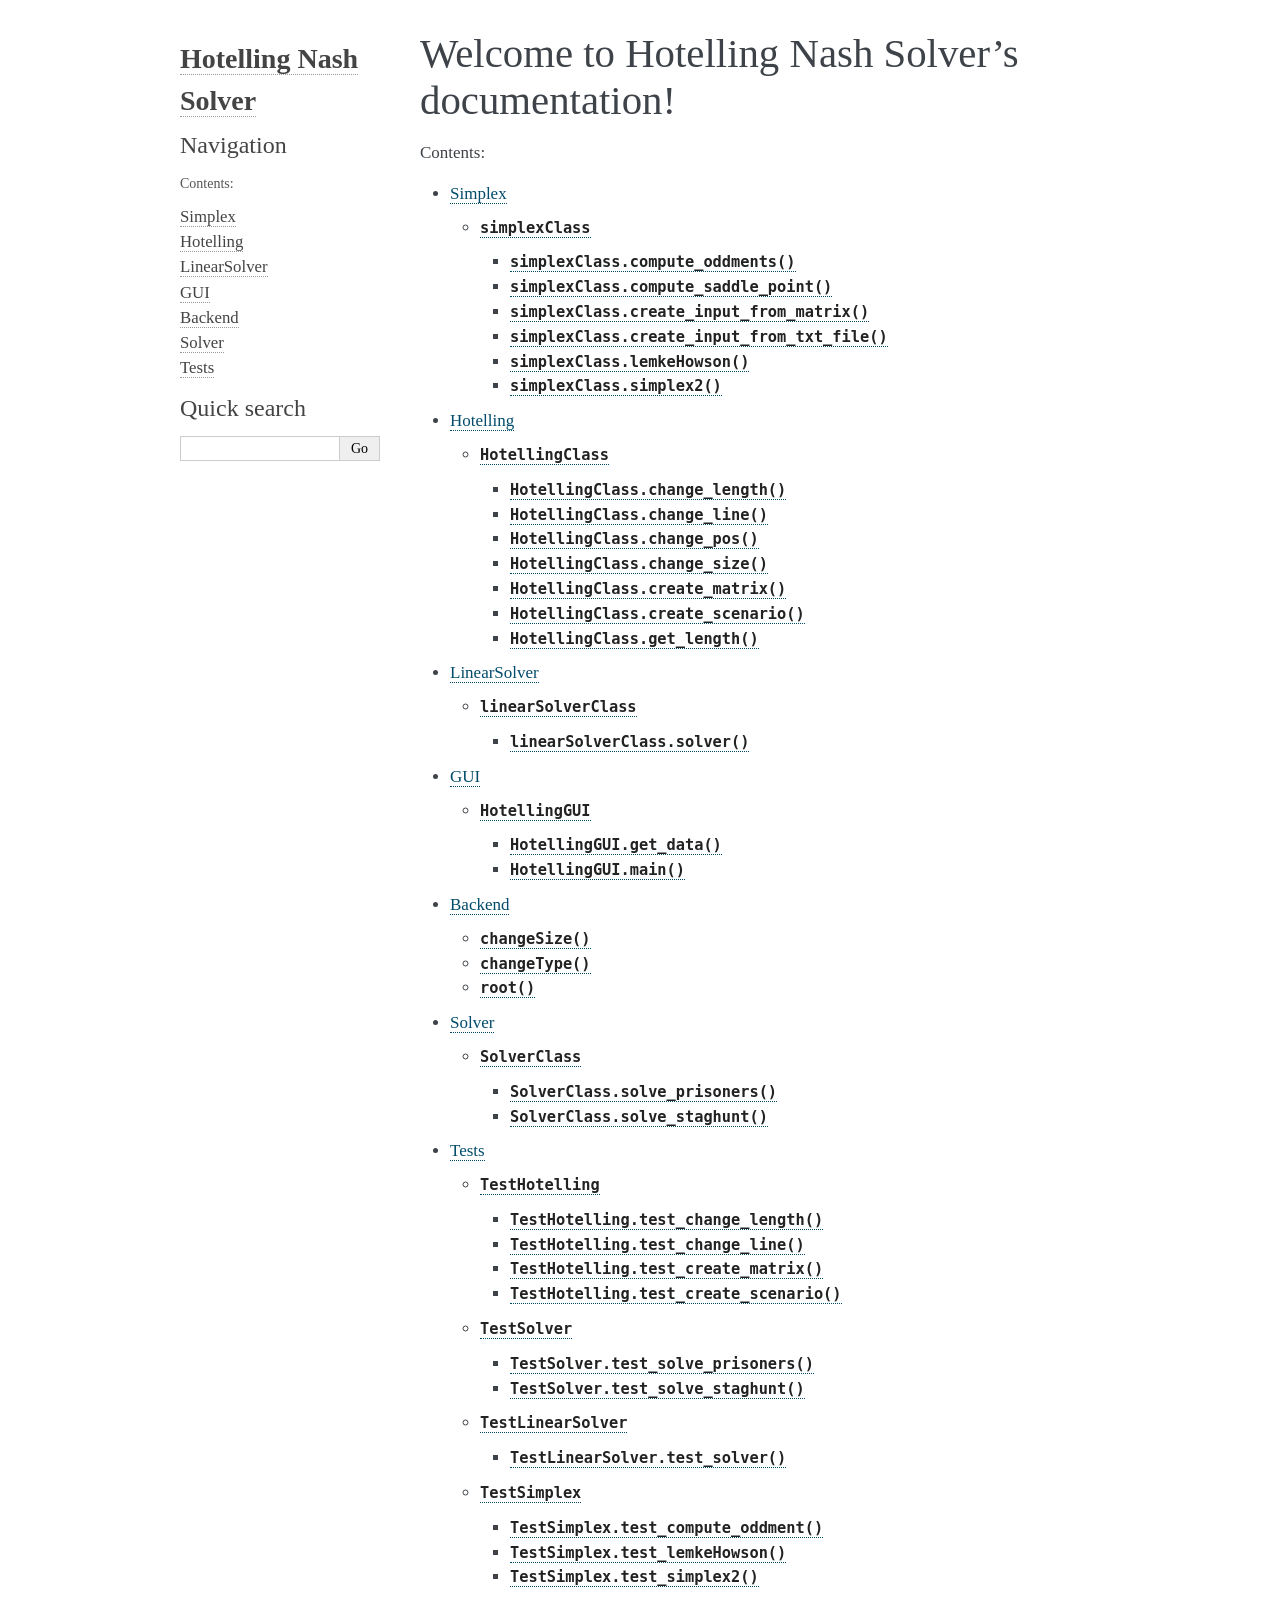
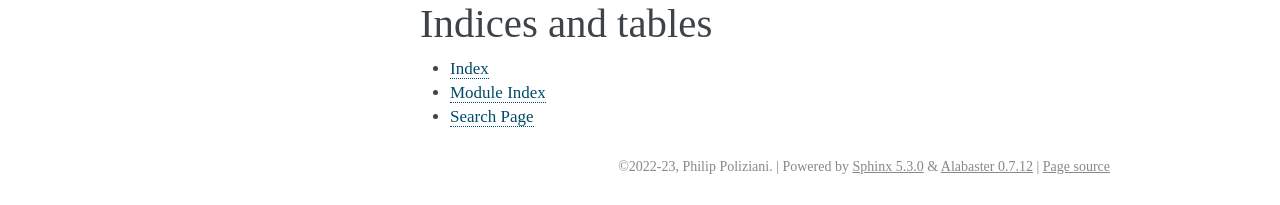
<file: index.html>
<!DOCTYPE html>

<html lang="en">
  <head>
    <meta charset="utf-8" />
    <meta name="viewport" content="width=device-width, initial-scale=1.0" /><meta name="generator" content="Docutils 0.19: https://docutils.sourceforge.io/" />

    <title>Welcome to Hotelling Nash Solver’s documentation! &#8212; Hotelling Nash Solver  documentation</title>
    <link rel="stylesheet" type="text/css" href="_static/pygments.css" />
    <link rel="stylesheet" type="text/css" href="_static/alabaster.css" />
    <script data-url_root="./" id="documentation_options" src="_static/documentation_options.js"></script>
    <script src="_static/jquery.js"></script>
    <script src="_static/underscore.js"></script>
    <script src="_static/_sphinx_javascript_frameworks_compat.js"></script>
    <script src="_static/doctools.js"></script>
    <script src="_static/sphinx_highlight.js"></script>
    <link rel="index" title="Index" href="genindex.html" />
    <link rel="search" title="Search" href="search.html" />
    <link rel="next" title="Simplex" href="sim.html" />
   
  <link rel="stylesheet" href="_static/custom.css" type="text/css" />
  
  
  <meta name="viewport" content="width=device-width, initial-scale=0.9, maximum-scale=0.9" />

  </head><body>
  

    <div class="document">
      <div class="documentwrapper">
        <div class="bodywrapper">
          

          <div class="body" role="main">
            
  <section id="welcome-to-hotelling-nash-solver-s-documentation">
<h1>Welcome to Hotelling Nash Solver’s documentation!<a class="headerlink" href="#welcome-to-hotelling-nash-solver-s-documentation" title="Permalink to this heading">¶</a></h1>
<div class="toctree-wrapper compound">
<p class="caption" role="heading"><span class="caption-text">Contents:</span></p>
<ul>
<li class="toctree-l1"><a class="reference internal" href="sim.html">Simplex</a><ul>
<li class="toctree-l2"><a class="reference internal" href="sim.html#simplex.simplexClass"><code class="docutils literal notranslate"><span class="pre">simplexClass</span></code></a><ul>
<li class="toctree-l3"><a class="reference internal" href="sim.html#simplex.simplexClass.compute_oddments"><code class="docutils literal notranslate"><span class="pre">simplexClass.compute_oddments()</span></code></a></li>
<li class="toctree-l3"><a class="reference internal" href="sim.html#simplex.simplexClass.compute_saddle_point"><code class="docutils literal notranslate"><span class="pre">simplexClass.compute_saddle_point()</span></code></a></li>
<li class="toctree-l3"><a class="reference internal" href="sim.html#simplex.simplexClass.create_input_from_matrix"><code class="docutils literal notranslate"><span class="pre">simplexClass.create_input_from_matrix()</span></code></a></li>
<li class="toctree-l3"><a class="reference internal" href="sim.html#simplex.simplexClass.create_input_from_txt_file"><code class="docutils literal notranslate"><span class="pre">simplexClass.create_input_from_txt_file()</span></code></a></li>
<li class="toctree-l3"><a class="reference internal" href="sim.html#simplex.simplexClass.lemkeHowson"><code class="docutils literal notranslate"><span class="pre">simplexClass.lemkeHowson()</span></code></a></li>
<li class="toctree-l3"><a class="reference internal" href="sim.html#simplex.simplexClass.simplex2"><code class="docutils literal notranslate"><span class="pre">simplexClass.simplex2()</span></code></a></li>
</ul>
</li>
</ul>
</li>
<li class="toctree-l1"><a class="reference internal" href="hot.html">Hotelling</a><ul>
<li class="toctree-l2"><a class="reference internal" href="hot.html#hotelling.HotellingClass"><code class="docutils literal notranslate"><span class="pre">HotellingClass</span></code></a><ul>
<li class="toctree-l3"><a class="reference internal" href="hot.html#hotelling.HotellingClass.change_length"><code class="docutils literal notranslate"><span class="pre">HotellingClass.change_length()</span></code></a></li>
<li class="toctree-l3"><a class="reference internal" href="hot.html#hotelling.HotellingClass.change_line"><code class="docutils literal notranslate"><span class="pre">HotellingClass.change_line()</span></code></a></li>
<li class="toctree-l3"><a class="reference internal" href="hot.html#hotelling.HotellingClass.change_pos"><code class="docutils literal notranslate"><span class="pre">HotellingClass.change_pos()</span></code></a></li>
<li class="toctree-l3"><a class="reference internal" href="hot.html#hotelling.HotellingClass.change_size"><code class="docutils literal notranslate"><span class="pre">HotellingClass.change_size()</span></code></a></li>
<li class="toctree-l3"><a class="reference internal" href="hot.html#hotelling.HotellingClass.create_matrix"><code class="docutils literal notranslate"><span class="pre">HotellingClass.create_matrix()</span></code></a></li>
<li class="toctree-l3"><a class="reference internal" href="hot.html#hotelling.HotellingClass.create_scenario"><code class="docutils literal notranslate"><span class="pre">HotellingClass.create_scenario()</span></code></a></li>
<li class="toctree-l3"><a class="reference internal" href="hot.html#hotelling.HotellingClass.get_length"><code class="docutils literal notranslate"><span class="pre">HotellingClass.get_length()</span></code></a></li>
</ul>
</li>
</ul>
</li>
<li class="toctree-l1"><a class="reference internal" href="lin.html">LinearSolver</a><ul>
<li class="toctree-l2"><a class="reference internal" href="lin.html#linearSolver.linearSolverClass"><code class="docutils literal notranslate"><span class="pre">linearSolverClass</span></code></a><ul>
<li class="toctree-l3"><a class="reference internal" href="lin.html#linearSolver.linearSolverClass.solver"><code class="docutils literal notranslate"><span class="pre">linearSolverClass.solver()</span></code></a></li>
</ul>
</li>
</ul>
</li>
<li class="toctree-l1"><a class="reference internal" href="gui.html">GUI</a><ul>
<li class="toctree-l2"><a class="reference internal" href="gui.html#GUI.HotellingGUI"><code class="docutils literal notranslate"><span class="pre">HotellingGUI</span></code></a><ul>
<li class="toctree-l3"><a class="reference internal" href="gui.html#GUI.HotellingGUI.get_data"><code class="docutils literal notranslate"><span class="pre">HotellingGUI.get_data()</span></code></a></li>
<li class="toctree-l3"><a class="reference internal" href="gui.html#GUI.HotellingGUI.main"><code class="docutils literal notranslate"><span class="pre">HotellingGUI.main()</span></code></a></li>
</ul>
</li>
</ul>
</li>
<li class="toctree-l1"><a class="reference internal" href="bac.html">Backend</a><ul>
<li class="toctree-l2"><a class="reference internal" href="bac.html#backenddoc.changeSize"><code class="docutils literal notranslate"><span class="pre">changeSize()</span></code></a></li>
<li class="toctree-l2"><a class="reference internal" href="bac.html#backenddoc.changeType"><code class="docutils literal notranslate"><span class="pre">changeType()</span></code></a></li>
<li class="toctree-l2"><a class="reference internal" href="bac.html#backenddoc.root"><code class="docutils literal notranslate"><span class="pre">root()</span></code></a></li>
</ul>
</li>
<li class="toctree-l1"><a class="reference internal" href="sol.html">Solver</a><ul>
<li class="toctree-l2"><a class="reference internal" href="sol.html#solver.SolverClass"><code class="docutils literal notranslate"><span class="pre">SolverClass</span></code></a><ul>
<li class="toctree-l3"><a class="reference internal" href="sol.html#solver.SolverClass.solve_prisoners"><code class="docutils literal notranslate"><span class="pre">SolverClass.solve_prisoners()</span></code></a></li>
<li class="toctree-l3"><a class="reference internal" href="sol.html#solver.SolverClass.solve_staghunt"><code class="docutils literal notranslate"><span class="pre">SolverClass.solve_staghunt()</span></code></a></li>
</ul>
</li>
</ul>
</li>
<li class="toctree-l1"><a class="reference internal" href="test.html">Tests</a><ul>
<li class="toctree-l2"><a class="reference internal" href="test.html#test_hotelling.TestHotelling"><code class="docutils literal notranslate"><span class="pre">TestHotelling</span></code></a><ul>
<li class="toctree-l3"><a class="reference internal" href="test.html#test_hotelling.TestHotelling.test_change_length"><code class="docutils literal notranslate"><span class="pre">TestHotelling.test_change_length()</span></code></a></li>
<li class="toctree-l3"><a class="reference internal" href="test.html#test_hotelling.TestHotelling.test_change_line"><code class="docutils literal notranslate"><span class="pre">TestHotelling.test_change_line()</span></code></a></li>
<li class="toctree-l3"><a class="reference internal" href="test.html#test_hotelling.TestHotelling.test_create_matrix"><code class="docutils literal notranslate"><span class="pre">TestHotelling.test_create_matrix()</span></code></a></li>
<li class="toctree-l3"><a class="reference internal" href="test.html#test_hotelling.TestHotelling.test_create_scenario"><code class="docutils literal notranslate"><span class="pre">TestHotelling.test_create_scenario()</span></code></a></li>
</ul>
</li>
<li class="toctree-l2"><a class="reference internal" href="test.html#test_solver.TestSolver"><code class="docutils literal notranslate"><span class="pre">TestSolver</span></code></a><ul>
<li class="toctree-l3"><a class="reference internal" href="test.html#test_solver.TestSolver.test_solve_prisoners"><code class="docutils literal notranslate"><span class="pre">TestSolver.test_solve_prisoners()</span></code></a></li>
<li class="toctree-l3"><a class="reference internal" href="test.html#test_solver.TestSolver.test_solve_staghunt"><code class="docutils literal notranslate"><span class="pre">TestSolver.test_solve_staghunt()</span></code></a></li>
</ul>
</li>
<li class="toctree-l2"><a class="reference internal" href="test.html#test_linearSolver.TestLinearSolver"><code class="docutils literal notranslate"><span class="pre">TestLinearSolver</span></code></a><ul>
<li class="toctree-l3"><a class="reference internal" href="test.html#test_linearSolver.TestLinearSolver.test_solver"><code class="docutils literal notranslate"><span class="pre">TestLinearSolver.test_solver()</span></code></a></li>
</ul>
</li>
<li class="toctree-l2"><a class="reference internal" href="test.html#test_simplex.TestSimplex"><code class="docutils literal notranslate"><span class="pre">TestSimplex</span></code></a><ul>
<li class="toctree-l3"><a class="reference internal" href="test.html#test_simplex.TestSimplex.test_compute_oddment"><code class="docutils literal notranslate"><span class="pre">TestSimplex.test_compute_oddment()</span></code></a></li>
<li class="toctree-l3"><a class="reference internal" href="test.html#test_simplex.TestSimplex.test_lemkeHowson"><code class="docutils literal notranslate"><span class="pre">TestSimplex.test_lemkeHowson()</span></code></a></li>
<li class="toctree-l3"><a class="reference internal" href="test.html#test_simplex.TestSimplex.test_simplex2"><code class="docutils literal notranslate"><span class="pre">TestSimplex.test_simplex2()</span></code></a></li>
</ul>
</li>
</ul>
</li>
</ul>
</div>
</section>
<section id="indices-and-tables">
<h1>Indices and tables<a class="headerlink" href="#indices-and-tables" title="Permalink to this heading">¶</a></h1>
<ul class="simple">
<li><p><a class="reference internal" href="genindex.html"><span class="std std-ref">Index</span></a></p></li>
<li><p><a class="reference internal" href="py-modindex.html"><span class="std std-ref">Module Index</span></a></p></li>
<li><p><a class="reference internal" href="search.html"><span class="std std-ref">Search Page</span></a></p></li>
</ul>
</section>


          </div>
          
        </div>
      </div>
      <div class="sphinxsidebar" role="navigation" aria-label="main navigation">
        <div class="sphinxsidebarwrapper">
<h1 class="logo"><a href="#">Hotelling Nash Solver</a></h1>








<h3>Navigation</h3>
<p class="caption" role="heading"><span class="caption-text">Contents:</span></p>
<ul>
<li class="toctree-l1"><a class="reference internal" href="sim.html">Simplex</a></li>
<li class="toctree-l1"><a class="reference internal" href="hot.html">Hotelling</a></li>
<li class="toctree-l1"><a class="reference internal" href="lin.html">LinearSolver</a></li>
<li class="toctree-l1"><a class="reference internal" href="gui.html">GUI</a></li>
<li class="toctree-l1"><a class="reference internal" href="bac.html">Backend</a></li>
<li class="toctree-l1"><a class="reference internal" href="sol.html">Solver</a></li>
<li class="toctree-l1"><a class="reference internal" href="test.html">Tests</a></li>
</ul>

<div class="relations">
<h3>Related Topics</h3>
<ul>
  <li><a href="#">Documentation overview</a><ul>
      <li>Next: <a href="sim.html" title="next chapter">Simplex</a></li>
  </ul></li>
</ul>
</div>
<div id="searchbox" style="display: none" role="search">
  <h3 id="searchlabel">Quick search</h3>
    <div class="searchformwrapper">
    <form class="search" action="search.html" method="get">
      <input type="text" name="q" aria-labelledby="searchlabel" autocomplete="off" autocorrect="off" autocapitalize="off" spellcheck="false"/>
      <input type="submit" value="Go" />
    </form>
    </div>
</div>
<script>document.getElementById('searchbox').style.display = "block"</script>








        </div>
      </div>
      <div class="clearer"></div>
    </div>
    <div class="footer">
      &copy;2022-23, Philip Poliziani.
      
      |
      Powered by <a href="http://sphinx-doc.org/">Sphinx 5.3.0</a>
      &amp; <a href="https://github.com/bitprophet/alabaster">Alabaster 0.7.12</a>
      
      |
      <a href="_sources/index.rst.txt"
          rel="nofollow">Page source</a>
    </div>

    

    
  </body>
</html>
</file>
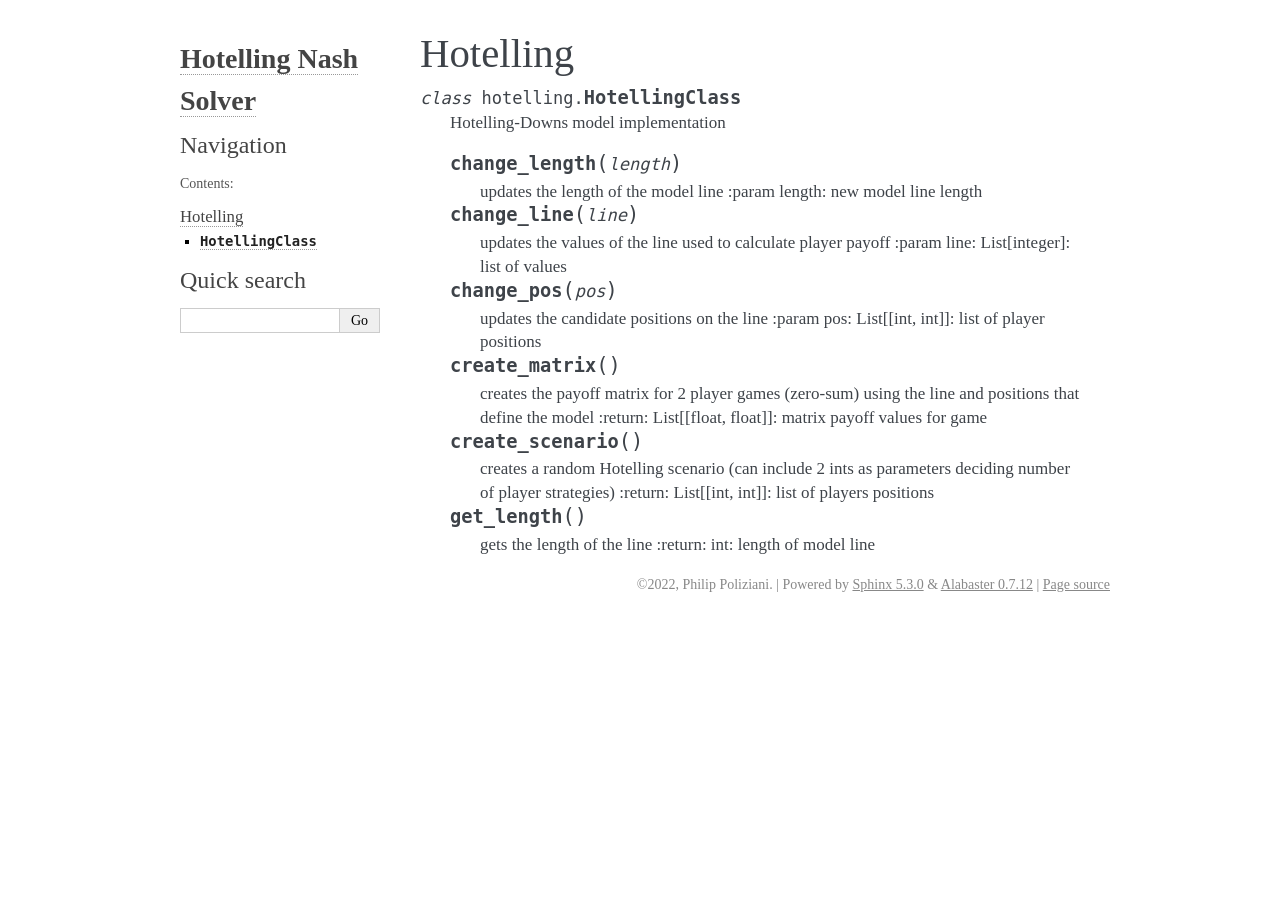
<file: api.html>
<!DOCTYPE html>

<html lang="en">
  <head>
    <meta charset="utf-8" />
    <meta name="viewport" content="width=device-width, initial-scale=1.0" /><meta name="generator" content="Docutils 0.19: https://docutils.sourceforge.io/" />

    <title>Hotelling &#8212; Hotelling Nash Solver  documentation</title>
    <link rel="stylesheet" type="text/css" href="_static/pygments.css" />
    <link rel="stylesheet" type="text/css" href="_static/alabaster.css" />
    <script data-url_root="./" id="documentation_options" src="_static/documentation_options.js"></script>
    <script src="_static/jquery.js"></script>
    <script src="_static/underscore.js"></script>
    <script src="_static/_sphinx_javascript_frameworks_compat.js"></script>
    <script src="_static/doctools.js"></script>
    <script src="_static/sphinx_highlight.js"></script>
    <link rel="index" title="Index" href="genindex.html" />
    <link rel="search" title="Search" href="search.html" />
    <link rel="prev" title="Welcome to Hotelling Nash Solver’s documentation!" href="index.html" />
   
  <link rel="stylesheet" href="_static/custom.css" type="text/css" />
  
  
  <meta name="viewport" content="width=device-width, initial-scale=0.9, maximum-scale=0.9" />

  </head><body>
  

    <div class="document">
      <div class="documentwrapper">
        <div class="bodywrapper">
          

          <div class="body" role="main">
            
  <section id="module-hotelling">
<span id="hotelling"></span><h1>Hotelling<a class="headerlink" href="#module-hotelling" title="Permalink to this heading">¶</a></h1>
<dl class="py class">
<dt class="sig sig-object py" id="hotelling.HotellingClass">
<em class="property"><span class="pre">class</span><span class="w"> </span></em><span class="sig-prename descclassname"><span class="pre">hotelling.</span></span><span class="sig-name descname"><span class="pre">HotellingClass</span></span><a class="headerlink" href="#hotelling.HotellingClass" title="Permalink to this definition">¶</a></dt>
<dd><p>Hotelling-Downs model implementation</p>
<dl class="py method">
<dt class="sig sig-object py" id="hotelling.HotellingClass.change_length">
<span class="sig-name descname"><span class="pre">change_length</span></span><span class="sig-paren">(</span><em class="sig-param"><span class="n"><span class="pre">length</span></span></em><span class="sig-paren">)</span><a class="headerlink" href="#hotelling.HotellingClass.change_length" title="Permalink to this definition">¶</a></dt>
<dd><p>updates the length of the model line
:param length: new model line length</p>
</dd></dl>

<dl class="py method">
<dt class="sig sig-object py" id="hotelling.HotellingClass.change_line">
<span class="sig-name descname"><span class="pre">change_line</span></span><span class="sig-paren">(</span><em class="sig-param"><span class="n"><span class="pre">line</span></span></em><span class="sig-paren">)</span><a class="headerlink" href="#hotelling.HotellingClass.change_line" title="Permalink to this definition">¶</a></dt>
<dd><p>updates the values of the line used to calculate player payoff
:param line: List[integer]: list of values</p>
</dd></dl>

<dl class="py method">
<dt class="sig sig-object py" id="hotelling.HotellingClass.change_pos">
<span class="sig-name descname"><span class="pre">change_pos</span></span><span class="sig-paren">(</span><em class="sig-param"><span class="n"><span class="pre">pos</span></span></em><span class="sig-paren">)</span><a class="headerlink" href="#hotelling.HotellingClass.change_pos" title="Permalink to this definition">¶</a></dt>
<dd><p>updates the candidate positions on the line
:param pos: List[[int, int]]: list of player positions</p>
</dd></dl>

<dl class="py method">
<dt class="sig sig-object py" id="hotelling.HotellingClass.create_matrix">
<span class="sig-name descname"><span class="pre">create_matrix</span></span><span class="sig-paren">(</span><span class="sig-paren">)</span><a class="headerlink" href="#hotelling.HotellingClass.create_matrix" title="Permalink to this definition">¶</a></dt>
<dd><p>creates the payoff matrix for 2 player games (zero-sum) using the line and positions that define the model
:return: List[[float, float]]: matrix payoff values for game</p>
</dd></dl>

<dl class="py method">
<dt class="sig sig-object py" id="hotelling.HotellingClass.create_scenario">
<span class="sig-name descname"><span class="pre">create_scenario</span></span><span class="sig-paren">(</span><span class="sig-paren">)</span><a class="headerlink" href="#hotelling.HotellingClass.create_scenario" title="Permalink to this definition">¶</a></dt>
<dd><p>creates a random Hotelling scenario (can include 2 ints as parameters deciding number of player strategies)
:return: List[[int, int]]: list of players positions</p>
</dd></dl>

<dl class="py method">
<dt class="sig sig-object py" id="hotelling.HotellingClass.get_length">
<span class="sig-name descname"><span class="pre">get_length</span></span><span class="sig-paren">(</span><span class="sig-paren">)</span><a class="headerlink" href="#hotelling.HotellingClass.get_length" title="Permalink to this definition">¶</a></dt>
<dd><p>gets the length of the line
:return: int: length of model line</p>
</dd></dl>

</dd></dl>

</section>


          </div>
          
        </div>
      </div>
      <div class="sphinxsidebar" role="navigation" aria-label="main navigation">
        <div class="sphinxsidebarwrapper">
<h1 class="logo"><a href="index.html">Hotelling Nash Solver</a></h1>








<h3>Navigation</h3>
<p class="caption" role="heading"><span class="caption-text">Contents:</span></p>
<ul class="current">
<li class="toctree-l1 current"><a class="current reference internal" href="#">Hotelling</a><ul>
<li class="toctree-l2"><a class="reference internal" href="#hotelling.HotellingClass"><code class="docutils literal notranslate"><span class="pre">HotellingClass</span></code></a></li>
</ul>
</li>
</ul>

<div class="relations">
<h3>Related Topics</h3>
<ul>
  <li><a href="index.html">Documentation overview</a><ul>
      <li>Previous: <a href="index.html" title="previous chapter">Welcome to Hotelling Nash Solver’s documentation!</a></li>
  </ul></li>
</ul>
</div>
<div id="searchbox" style="display: none" role="search">
  <h3 id="searchlabel">Quick search</h3>
    <div class="searchformwrapper">
    <form class="search" action="search.html" method="get">
      <input type="text" name="q" aria-labelledby="searchlabel" autocomplete="off" autocorrect="off" autocapitalize="off" spellcheck="false"/>
      <input type="submit" value="Go" />
    </form>
    </div>
</div>
<script>document.getElementById('searchbox').style.display = "block"</script>








        </div>
      </div>
      <div class="clearer"></div>
    </div>
    <div class="footer">
      &copy;2022, Philip Poliziani.
      
      |
      Powered by <a href="http://sphinx-doc.org/">Sphinx 5.3.0</a>
      &amp; <a href="https://github.com/bitprophet/alabaster">Alabaster 0.7.12</a>
      
      |
      <a href="_sources/api.rst.txt"
          rel="nofollow">Page source</a>
    </div>

    

    
  </body>
</html>
</file>
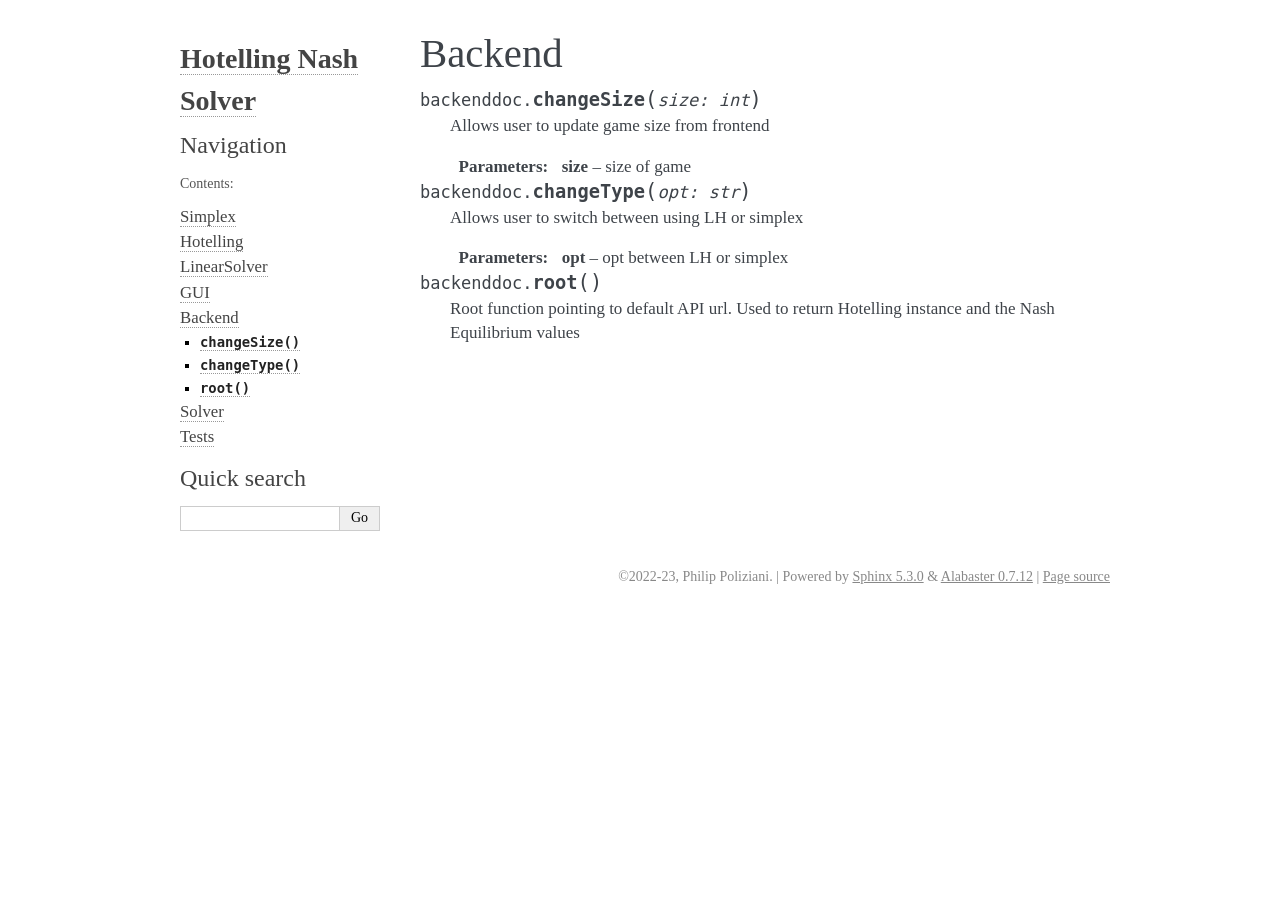
<file: bac.html>
<!DOCTYPE html>

<html lang="en">
  <head>
    <meta charset="utf-8" />
    <meta name="viewport" content="width=device-width, initial-scale=1.0" /><meta name="generator" content="Docutils 0.19: https://docutils.sourceforge.io/" />

    <title>Backend &#8212; Hotelling Nash Solver  documentation</title>
    <link rel="stylesheet" type="text/css" href="_static/pygments.css" />
    <link rel="stylesheet" type="text/css" href="_static/alabaster.css" />
    <script data-url_root="./" id="documentation_options" src="_static/documentation_options.js"></script>
    <script src="_static/jquery.js"></script>
    <script src="_static/underscore.js"></script>
    <script src="_static/_sphinx_javascript_frameworks_compat.js"></script>
    <script src="_static/doctools.js"></script>
    <script src="_static/sphinx_highlight.js"></script>
    <link rel="index" title="Index" href="genindex.html" />
    <link rel="search" title="Search" href="search.html" />
    <link rel="next" title="Solver" href="sol.html" />
    <link rel="prev" title="GUI" href="gui.html" />
   
  <link rel="stylesheet" href="_static/custom.css" type="text/css" />
  
  
  <meta name="viewport" content="width=device-width, initial-scale=0.9, maximum-scale=0.9" />

  </head><body>
  

    <div class="document">
      <div class="documentwrapper">
        <div class="bodywrapper">
          

          <div class="body" role="main">
            
  <section id="module-backenddoc">
<span id="backend"></span><h1>Backend<a class="headerlink" href="#module-backenddoc" title="Permalink to this heading">¶</a></h1>
<dl class="py function">
<dt class="sig sig-object py" id="backenddoc.changeSize">
<span class="sig-prename descclassname"><span class="pre">backenddoc.</span></span><span class="sig-name descname"><span class="pre">changeSize</span></span><span class="sig-paren">(</span><em class="sig-param"><span class="n"><span class="pre">size</span></span><span class="p"><span class="pre">:</span></span><span class="w"> </span><span class="n"><span class="pre">int</span></span></em><span class="sig-paren">)</span><a class="headerlink" href="#backenddoc.changeSize" title="Permalink to this definition">¶</a></dt>
<dd><p>Allows user to update game size from frontend</p>
<dl class="field-list simple">
<dt class="field-odd">Parameters<span class="colon">:</span></dt>
<dd class="field-odd"><p><strong>size</strong> – size of game</p>
</dd>
</dl>
</dd></dl>

<dl class="py function">
<dt class="sig sig-object py" id="backenddoc.changeType">
<span class="sig-prename descclassname"><span class="pre">backenddoc.</span></span><span class="sig-name descname"><span class="pre">changeType</span></span><span class="sig-paren">(</span><em class="sig-param"><span class="n"><span class="pre">opt</span></span><span class="p"><span class="pre">:</span></span><span class="w"> </span><span class="n"><span class="pre">str</span></span></em><span class="sig-paren">)</span><a class="headerlink" href="#backenddoc.changeType" title="Permalink to this definition">¶</a></dt>
<dd><p>Allows user to switch between using LH or simplex</p>
<dl class="field-list simple">
<dt class="field-odd">Parameters<span class="colon">:</span></dt>
<dd class="field-odd"><p><strong>opt</strong> – opt between LH or simplex</p>
</dd>
</dl>
</dd></dl>

<dl class="py function">
<dt class="sig sig-object py" id="backenddoc.root">
<span class="sig-prename descclassname"><span class="pre">backenddoc.</span></span><span class="sig-name descname"><span class="pre">root</span></span><span class="sig-paren">(</span><span class="sig-paren">)</span><a class="headerlink" href="#backenddoc.root" title="Permalink to this definition">¶</a></dt>
<dd><p>Root function pointing to default API url.
Used to return Hotelling instance and the Nash Equilibrium values</p>
</dd></dl>

</section>


          </div>
          
        </div>
      </div>
      <div class="sphinxsidebar" role="navigation" aria-label="main navigation">
        <div class="sphinxsidebarwrapper">
<h1 class="logo"><a href="index.html">Hotelling Nash Solver</a></h1>








<h3>Navigation</h3>
<p class="caption" role="heading"><span class="caption-text">Contents:</span></p>
<ul class="current">
<li class="toctree-l1"><a class="reference internal" href="sim.html">Simplex</a></li>
<li class="toctree-l1"><a class="reference internal" href="hot.html">Hotelling</a></li>
<li class="toctree-l1"><a class="reference internal" href="lin.html">LinearSolver</a></li>
<li class="toctree-l1"><a class="reference internal" href="gui.html">GUI</a></li>
<li class="toctree-l1 current"><a class="current reference internal" href="#">Backend</a><ul>
<li class="toctree-l2"><a class="reference internal" href="#backenddoc.changeSize"><code class="docutils literal notranslate"><span class="pre">changeSize()</span></code></a></li>
<li class="toctree-l2"><a class="reference internal" href="#backenddoc.changeType"><code class="docutils literal notranslate"><span class="pre">changeType()</span></code></a></li>
<li class="toctree-l2"><a class="reference internal" href="#backenddoc.root"><code class="docutils literal notranslate"><span class="pre">root()</span></code></a></li>
</ul>
</li>
<li class="toctree-l1"><a class="reference internal" href="sol.html">Solver</a></li>
<li class="toctree-l1"><a class="reference internal" href="test.html">Tests</a></li>
</ul>

<div class="relations">
<h3>Related Topics</h3>
<ul>
  <li><a href="index.html">Documentation overview</a><ul>
      <li>Previous: <a href="gui.html" title="previous chapter">GUI</a></li>
      <li>Next: <a href="sol.html" title="next chapter">Solver</a></li>
  </ul></li>
</ul>
</div>
<div id="searchbox" style="display: none" role="search">
  <h3 id="searchlabel">Quick search</h3>
    <div class="searchformwrapper">
    <form class="search" action="search.html" method="get">
      <input type="text" name="q" aria-labelledby="searchlabel" autocomplete="off" autocorrect="off" autocapitalize="off" spellcheck="false"/>
      <input type="submit" value="Go" />
    </form>
    </div>
</div>
<script>document.getElementById('searchbox').style.display = "block"</script>








        </div>
      </div>
      <div class="clearer"></div>
    </div>
    <div class="footer">
      &copy;2022-23, Philip Poliziani.
      
      |
      Powered by <a href="http://sphinx-doc.org/">Sphinx 5.3.0</a>
      &amp; <a href="https://github.com/bitprophet/alabaster">Alabaster 0.7.12</a>
      
      |
      <a href="_sources/bac.rst.txt"
          rel="nofollow">Page source</a>
    </div>

    

    
  </body>
</html>
</file>
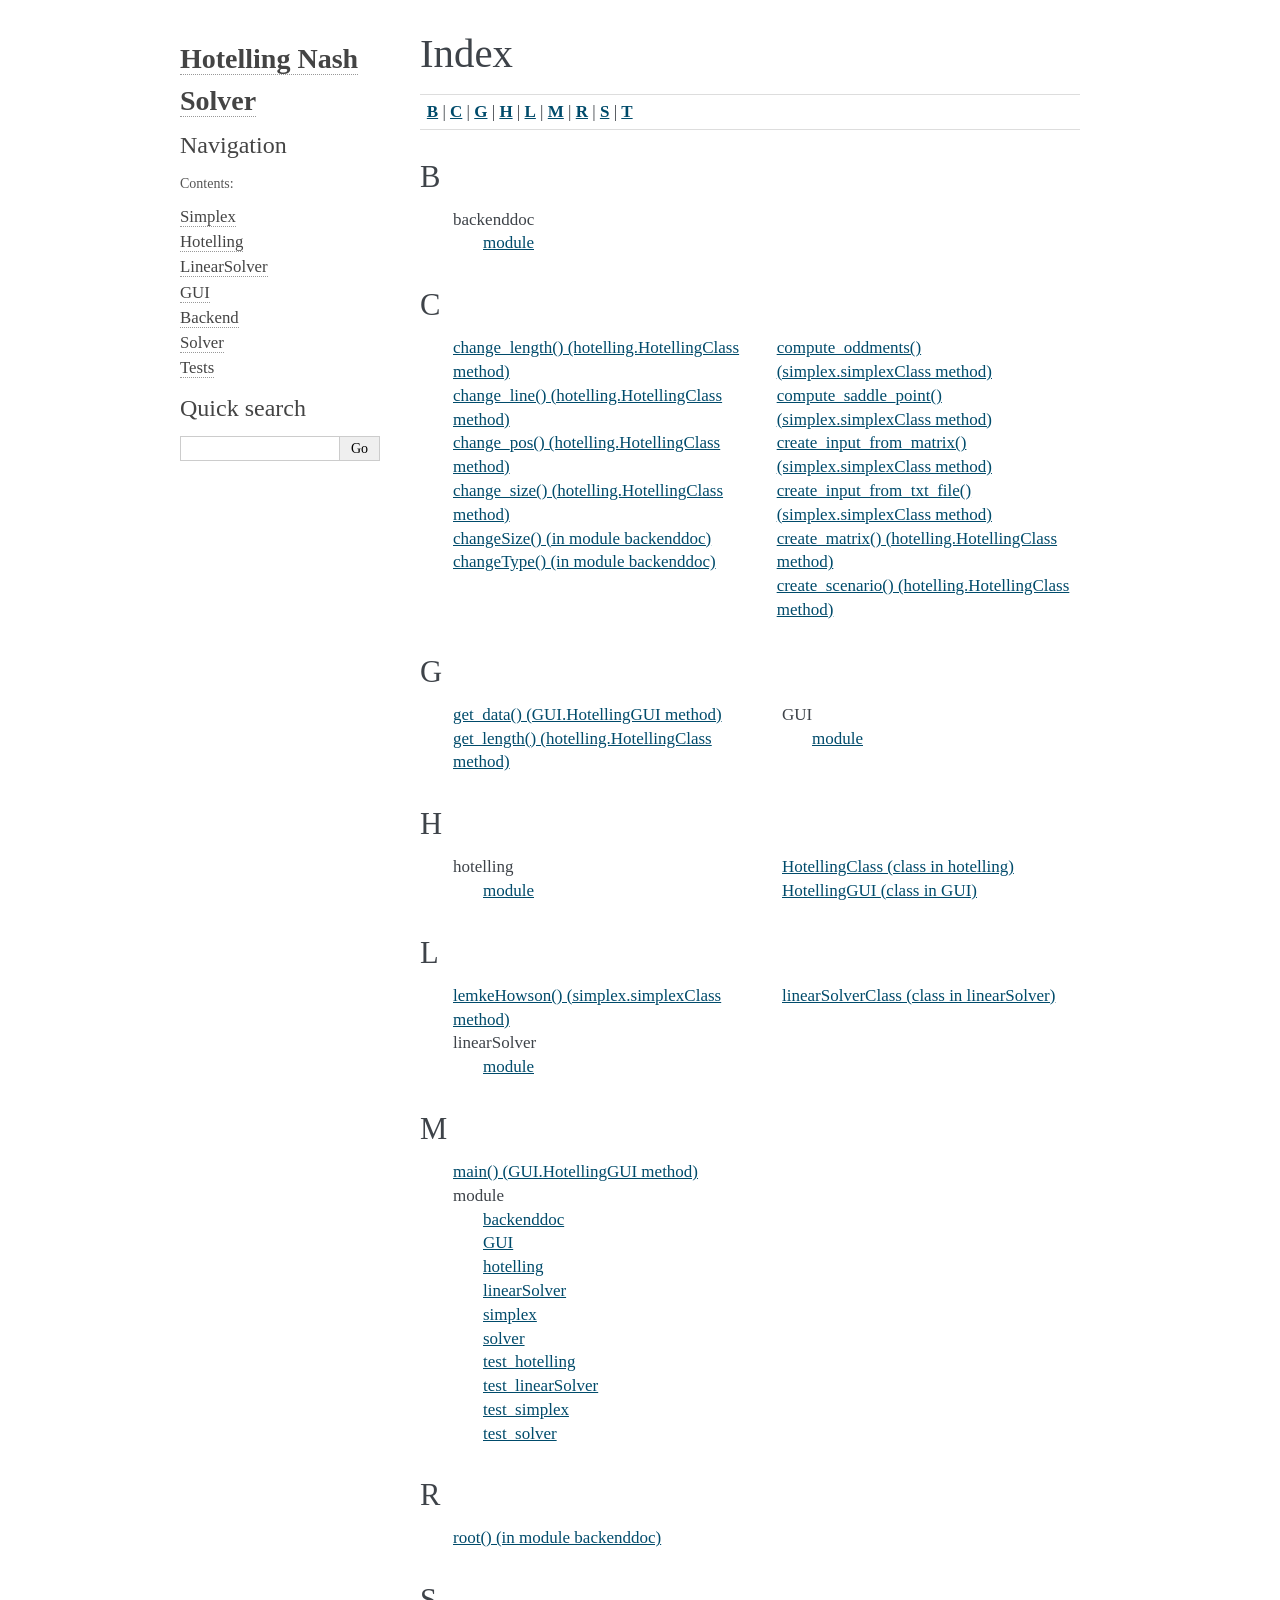
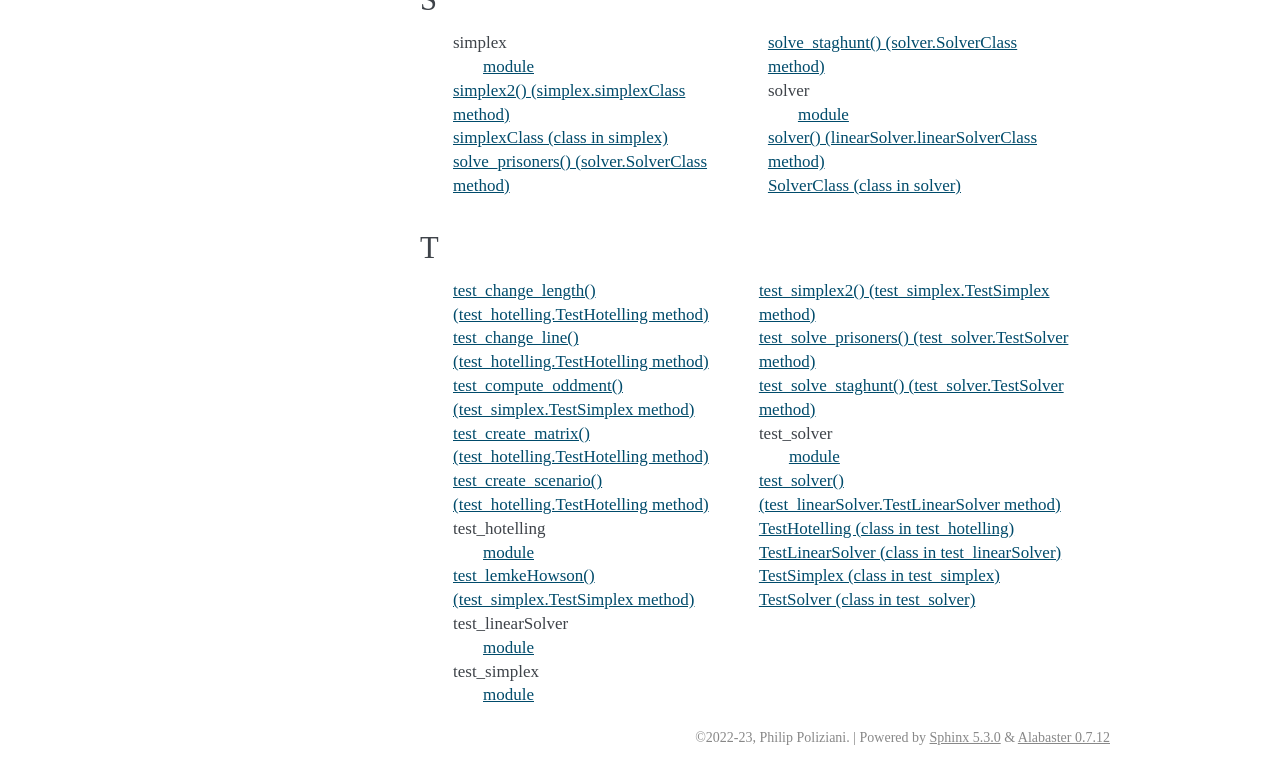
<file: genindex.html>
<!DOCTYPE html>

<html lang="en">
  <head>
    <meta charset="utf-8" />
    <meta name="viewport" content="width=device-width, initial-scale=1.0" />
    <title>Index &#8212; Hotelling Nash Solver  documentation</title>
    <link rel="stylesheet" type="text/css" href="_static/pygments.css" />
    <link rel="stylesheet" type="text/css" href="_static/alabaster.css" />
    <script data-url_root="./" id="documentation_options" src="_static/documentation_options.js"></script>
    <script src="_static/jquery.js"></script>
    <script src="_static/underscore.js"></script>
    <script src="_static/_sphinx_javascript_frameworks_compat.js"></script>
    <script src="_static/doctools.js"></script>
    <script src="_static/sphinx_highlight.js"></script>
    <link rel="index" title="Index" href="#" />
    <link rel="search" title="Search" href="search.html" />
   
  <link rel="stylesheet" href="_static/custom.css" type="text/css" />
  
  
  <meta name="viewport" content="width=device-width, initial-scale=0.9, maximum-scale=0.9" />

  </head><body>
  

    <div class="document">
      <div class="documentwrapper">
        <div class="bodywrapper">
          

          <div class="body" role="main">
            

<h1 id="index">Index</h1>

<div class="genindex-jumpbox">
 <a href="#B"><strong>B</strong></a>
 | <a href="#C"><strong>C</strong></a>
 | <a href="#G"><strong>G</strong></a>
 | <a href="#H"><strong>H</strong></a>
 | <a href="#L"><strong>L</strong></a>
 | <a href="#M"><strong>M</strong></a>
 | <a href="#R"><strong>R</strong></a>
 | <a href="#S"><strong>S</strong></a>
 | <a href="#T"><strong>T</strong></a>
 
</div>
<h2 id="B">B</h2>
<table style="width: 100%" class="indextable genindextable"><tr>
  <td style="width: 33%; vertical-align: top;"><ul>
      <li>
    backenddoc

      <ul>
        <li><a href="bac.html#module-backenddoc">module</a>
</li>
      </ul></li>
  </ul></td>
</tr></table>

<h2 id="C">C</h2>
<table style="width: 100%" class="indextable genindextable"><tr>
  <td style="width: 33%; vertical-align: top;"><ul>
      <li><a href="hot.html#hotelling.HotellingClass.change_length">change_length() (hotelling.HotellingClass method)</a>
</li>
      <li><a href="hot.html#hotelling.HotellingClass.change_line">change_line() (hotelling.HotellingClass method)</a>
</li>
      <li><a href="hot.html#hotelling.HotellingClass.change_pos">change_pos() (hotelling.HotellingClass method)</a>
</li>
      <li><a href="hot.html#hotelling.HotellingClass.change_size">change_size() (hotelling.HotellingClass method)</a>
</li>
      <li><a href="bac.html#backenddoc.changeSize">changeSize() (in module backenddoc)</a>
</li>
      <li><a href="bac.html#backenddoc.changeType">changeType() (in module backenddoc)</a>
</li>
  </ul></td>
  <td style="width: 33%; vertical-align: top;"><ul>
      <li><a href="sim.html#simplex.simplexClass.compute_oddments">compute_oddments() (simplex.simplexClass method)</a>
</li>
      <li><a href="sim.html#simplex.simplexClass.compute_saddle_point">compute_saddle_point() (simplex.simplexClass method)</a>
</li>
      <li><a href="sim.html#simplex.simplexClass.create_input_from_matrix">create_input_from_matrix() (simplex.simplexClass method)</a>
</li>
      <li><a href="sim.html#simplex.simplexClass.create_input_from_txt_file">create_input_from_txt_file() (simplex.simplexClass method)</a>
</li>
      <li><a href="hot.html#hotelling.HotellingClass.create_matrix">create_matrix() (hotelling.HotellingClass method)</a>
</li>
      <li><a href="hot.html#hotelling.HotellingClass.create_scenario">create_scenario() (hotelling.HotellingClass method)</a>
</li>
  </ul></td>
</tr></table>

<h2 id="G">G</h2>
<table style="width: 100%" class="indextable genindextable"><tr>
  <td style="width: 33%; vertical-align: top;"><ul>
      <li><a href="gui.html#GUI.HotellingGUI.get_data">get_data() (GUI.HotellingGUI method)</a>
</li>
      <li><a href="hot.html#hotelling.HotellingClass.get_length">get_length() (hotelling.HotellingClass method)</a>
</li>
  </ul></td>
  <td style="width: 33%; vertical-align: top;"><ul>
      <li>
    GUI

      <ul>
        <li><a href="gui.html#module-GUI">module</a>
</li>
      </ul></li>
  </ul></td>
</tr></table>

<h2 id="H">H</h2>
<table style="width: 100%" class="indextable genindextable"><tr>
  <td style="width: 33%; vertical-align: top;"><ul>
      <li>
    hotelling

      <ul>
        <li><a href="hot.html#module-hotelling">module</a>
</li>
      </ul></li>
  </ul></td>
  <td style="width: 33%; vertical-align: top;"><ul>
      <li><a href="hot.html#hotelling.HotellingClass">HotellingClass (class in hotelling)</a>
</li>
      <li><a href="gui.html#GUI.HotellingGUI">HotellingGUI (class in GUI)</a>
</li>
  </ul></td>
</tr></table>

<h2 id="L">L</h2>
<table style="width: 100%" class="indextable genindextable"><tr>
  <td style="width: 33%; vertical-align: top;"><ul>
      <li><a href="sim.html#simplex.simplexClass.lemkeHowson">lemkeHowson() (simplex.simplexClass method)</a>
</li>
      <li>
    linearSolver

      <ul>
        <li><a href="lin.html#module-linearSolver">module</a>
</li>
      </ul></li>
  </ul></td>
  <td style="width: 33%; vertical-align: top;"><ul>
      <li><a href="lin.html#linearSolver.linearSolverClass">linearSolverClass (class in linearSolver)</a>
</li>
  </ul></td>
</tr></table>

<h2 id="M">M</h2>
<table style="width: 100%" class="indextable genindextable"><tr>
  <td style="width: 33%; vertical-align: top;"><ul>
      <li><a href="gui.html#GUI.HotellingGUI.main">main() (GUI.HotellingGUI method)</a>
</li>
      <li>
    module

      <ul>
        <li><a href="bac.html#module-backenddoc">backenddoc</a>
</li>
        <li><a href="gui.html#module-GUI">GUI</a>
</li>
        <li><a href="hot.html#module-hotelling">hotelling</a>
</li>
        <li><a href="lin.html#module-linearSolver">linearSolver</a>
</li>
        <li><a href="sim.html#module-simplex">simplex</a>
</li>
        <li><a href="sol.html#module-solver">solver</a>
</li>
        <li><a href="test.html#module-test_hotelling">test_hotelling</a>
</li>
        <li><a href="test.html#module-test_linearSolver">test_linearSolver</a>
</li>
        <li><a href="test.html#module-test_simplex">test_simplex</a>
</li>
        <li><a href="test.html#module-test_solver">test_solver</a>
</li>
      </ul></li>
  </ul></td>
</tr></table>

<h2 id="R">R</h2>
<table style="width: 100%" class="indextable genindextable"><tr>
  <td style="width: 33%; vertical-align: top;"><ul>
      <li><a href="bac.html#backenddoc.root">root() (in module backenddoc)</a>
</li>
  </ul></td>
</tr></table>

<h2 id="S">S</h2>
<table style="width: 100%" class="indextable genindextable"><tr>
  <td style="width: 33%; vertical-align: top;"><ul>
      <li>
    simplex

      <ul>
        <li><a href="sim.html#module-simplex">module</a>
</li>
      </ul></li>
      <li><a href="sim.html#simplex.simplexClass.simplex2">simplex2() (simplex.simplexClass method)</a>
</li>
      <li><a href="sim.html#simplex.simplexClass">simplexClass (class in simplex)</a>
</li>
      <li><a href="sol.html#solver.SolverClass.solve_prisoners">solve_prisoners() (solver.SolverClass method)</a>
</li>
  </ul></td>
  <td style="width: 33%; vertical-align: top;"><ul>
      <li><a href="sol.html#solver.SolverClass.solve_staghunt">solve_staghunt() (solver.SolverClass method)</a>
</li>
      <li>
    solver

      <ul>
        <li><a href="sol.html#module-solver">module</a>
</li>
      </ul></li>
      <li><a href="lin.html#linearSolver.linearSolverClass.solver">solver() (linearSolver.linearSolverClass method)</a>
</li>
      <li><a href="sol.html#solver.SolverClass">SolverClass (class in solver)</a>
</li>
  </ul></td>
</tr></table>

<h2 id="T">T</h2>
<table style="width: 100%" class="indextable genindextable"><tr>
  <td style="width: 33%; vertical-align: top;"><ul>
      <li><a href="test.html#test_hotelling.TestHotelling.test_change_length">test_change_length() (test_hotelling.TestHotelling method)</a>
</li>
      <li><a href="test.html#test_hotelling.TestHotelling.test_change_line">test_change_line() (test_hotelling.TestHotelling method)</a>
</li>
      <li><a href="test.html#test_simplex.TestSimplex.test_compute_oddment">test_compute_oddment() (test_simplex.TestSimplex method)</a>
</li>
      <li><a href="test.html#test_hotelling.TestHotelling.test_create_matrix">test_create_matrix() (test_hotelling.TestHotelling method)</a>
</li>
      <li><a href="test.html#test_hotelling.TestHotelling.test_create_scenario">test_create_scenario() (test_hotelling.TestHotelling method)</a>
</li>
      <li>
    test_hotelling

      <ul>
        <li><a href="test.html#module-test_hotelling">module</a>
</li>
      </ul></li>
      <li><a href="test.html#test_simplex.TestSimplex.test_lemkeHowson">test_lemkeHowson() (test_simplex.TestSimplex method)</a>
</li>
      <li>
    test_linearSolver

      <ul>
        <li><a href="test.html#module-test_linearSolver">module</a>
</li>
      </ul></li>
      <li>
    test_simplex

      <ul>
        <li><a href="test.html#module-test_simplex">module</a>
</li>
      </ul></li>
  </ul></td>
  <td style="width: 33%; vertical-align: top;"><ul>
      <li><a href="test.html#test_simplex.TestSimplex.test_simplex2">test_simplex2() (test_simplex.TestSimplex method)</a>
</li>
      <li><a href="test.html#test_solver.TestSolver.test_solve_prisoners">test_solve_prisoners() (test_solver.TestSolver method)</a>
</li>
      <li><a href="test.html#test_solver.TestSolver.test_solve_staghunt">test_solve_staghunt() (test_solver.TestSolver method)</a>
</li>
      <li>
    test_solver

      <ul>
        <li><a href="test.html#module-test_solver">module</a>
</li>
      </ul></li>
      <li><a href="test.html#test_linearSolver.TestLinearSolver.test_solver">test_solver() (test_linearSolver.TestLinearSolver method)</a>
</li>
      <li><a href="test.html#test_hotelling.TestHotelling">TestHotelling (class in test_hotelling)</a>
</li>
      <li><a href="test.html#test_linearSolver.TestLinearSolver">TestLinearSolver (class in test_linearSolver)</a>
</li>
      <li><a href="test.html#test_simplex.TestSimplex">TestSimplex (class in test_simplex)</a>
</li>
      <li><a href="test.html#test_solver.TestSolver">TestSolver (class in test_solver)</a>
</li>
  </ul></td>
</tr></table>



          </div>
          
        </div>
      </div>
      <div class="sphinxsidebar" role="navigation" aria-label="main navigation">
        <div class="sphinxsidebarwrapper">
<h1 class="logo"><a href="index.html">Hotelling Nash Solver</a></h1>








<h3>Navigation</h3>
<p class="caption" role="heading"><span class="caption-text">Contents:</span></p>
<ul>
<li class="toctree-l1"><a class="reference internal" href="sim.html">Simplex</a></li>
<li class="toctree-l1"><a class="reference internal" href="hot.html">Hotelling</a></li>
<li class="toctree-l1"><a class="reference internal" href="lin.html">LinearSolver</a></li>
<li class="toctree-l1"><a class="reference internal" href="gui.html">GUI</a></li>
<li class="toctree-l1"><a class="reference internal" href="bac.html">Backend</a></li>
<li class="toctree-l1"><a class="reference internal" href="sol.html">Solver</a></li>
<li class="toctree-l1"><a class="reference internal" href="test.html">Tests</a></li>
</ul>

<div class="relations">
<h3>Related Topics</h3>
<ul>
  <li><a href="index.html">Documentation overview</a><ul>
  </ul></li>
</ul>
</div>
<div id="searchbox" style="display: none" role="search">
  <h3 id="searchlabel">Quick search</h3>
    <div class="searchformwrapper">
    <form class="search" action="search.html" method="get">
      <input type="text" name="q" aria-labelledby="searchlabel" autocomplete="off" autocorrect="off" autocapitalize="off" spellcheck="false"/>
      <input type="submit" value="Go" />
    </form>
    </div>
</div>
<script>document.getElementById('searchbox').style.display = "block"</script>








        </div>
      </div>
      <div class="clearer"></div>
    </div>
    <div class="footer">
      &copy;2022-23, Philip Poliziani.
      
      |
      Powered by <a href="http://sphinx-doc.org/">Sphinx 5.3.0</a>
      &amp; <a href="https://github.com/bitprophet/alabaster">Alabaster 0.7.12</a>
      
    </div>

    

    
  </body>
</html>
</file>
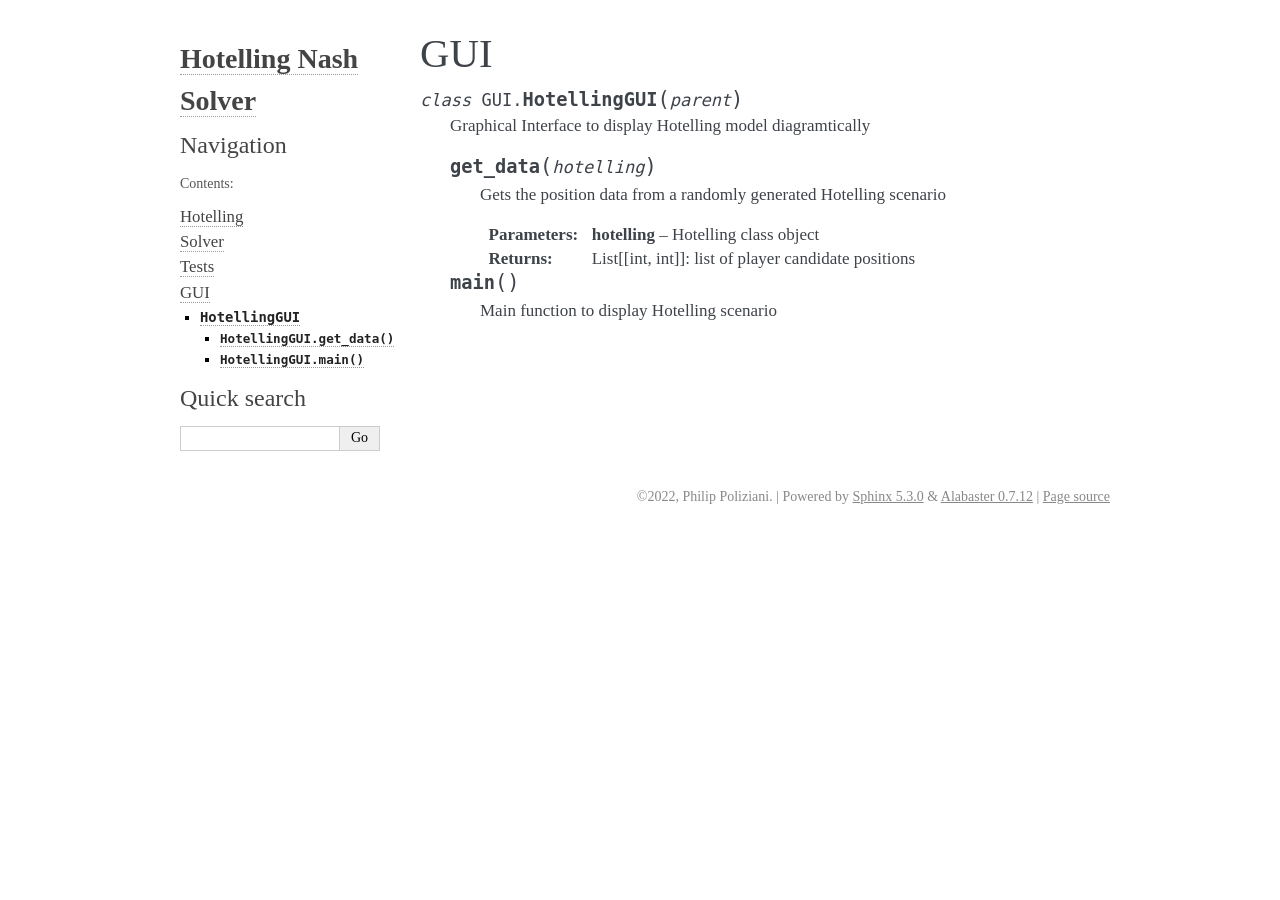
<file: gui.html>
<!DOCTYPE html>

<html lang="en">
  <head>
    <meta charset="utf-8" />
    <meta name="viewport" content="width=device-width, initial-scale=1.0" /><meta name="generator" content="Docutils 0.19: https://docutils.sourceforge.io/" />

    <title>GUI &#8212; Hotelling Nash Solver  documentation</title>
    <link rel="stylesheet" type="text/css" href="_static/pygments.css" />
    <link rel="stylesheet" type="text/css" href="_static/alabaster.css" />
    <script data-url_root="./" id="documentation_options" src="_static/documentation_options.js"></script>
    <script src="_static/jquery.js"></script>
    <script src="_static/underscore.js"></script>
    <script src="_static/_sphinx_javascript_frameworks_compat.js"></script>
    <script src="_static/doctools.js"></script>
    <script src="_static/sphinx_highlight.js"></script>
    <link rel="index" title="Index" href="genindex.html" />
    <link rel="search" title="Search" href="search.html" />
    <link rel="prev" title="Tests" href="test.html" />
   
  <link rel="stylesheet" href="_static/custom.css" type="text/css" />
  
  
  <meta name="viewport" content="width=device-width, initial-scale=0.9, maximum-scale=0.9" />

  </head><body>
  

    <div class="document">
      <div class="documentwrapper">
        <div class="bodywrapper">
          

          <div class="body" role="main">
            
  <section id="module-GUI">
<span id="gui"></span><h1>GUI<a class="headerlink" href="#module-GUI" title="Permalink to this heading">¶</a></h1>
<dl class="py class">
<dt class="sig sig-object py" id="GUI.HotellingGUI">
<em class="property"><span class="pre">class</span><span class="w"> </span></em><span class="sig-prename descclassname"><span class="pre">GUI.</span></span><span class="sig-name descname"><span class="pre">HotellingGUI</span></span><span class="sig-paren">(</span><em class="sig-param"><span class="n"><span class="pre">parent</span></span></em><span class="sig-paren">)</span><a class="headerlink" href="#GUI.HotellingGUI" title="Permalink to this definition">¶</a></dt>
<dd><p>Graphical Interface to display Hotelling model diagramtically</p>
<dl class="py method">
<dt class="sig sig-object py" id="GUI.HotellingGUI.get_data">
<span class="sig-name descname"><span class="pre">get_data</span></span><span class="sig-paren">(</span><em class="sig-param"><span class="n"><span class="pre">hotelling</span></span></em><span class="sig-paren">)</span><a class="headerlink" href="#GUI.HotellingGUI.get_data" title="Permalink to this definition">¶</a></dt>
<dd><p>Gets the position data from a randomly generated Hotelling scenario</p>
<dl class="field-list simple">
<dt class="field-odd">Parameters<span class="colon">:</span></dt>
<dd class="field-odd"><p><strong>hotelling</strong> – Hotelling class object</p>
</dd>
<dt class="field-even">Returns<span class="colon">:</span></dt>
<dd class="field-even"><p>List[[int, int]]: list of player candidate positions</p>
</dd>
</dl>
</dd></dl>

<dl class="py method">
<dt class="sig sig-object py" id="GUI.HotellingGUI.main">
<span class="sig-name descname"><span class="pre">main</span></span><span class="sig-paren">(</span><span class="sig-paren">)</span><a class="headerlink" href="#GUI.HotellingGUI.main" title="Permalink to this definition">¶</a></dt>
<dd><p>Main function to display Hotelling scenario</p>
</dd></dl>

</dd></dl>

</section>


          </div>
          
        </div>
      </div>
      <div class="sphinxsidebar" role="navigation" aria-label="main navigation">
        <div class="sphinxsidebarwrapper">
<h1 class="logo"><a href="index.html">Hotelling Nash Solver</a></h1>








<h3>Navigation</h3>
<p class="caption" role="heading"><span class="caption-text">Contents:</span></p>
<ul class="current">
<li class="toctree-l1"><a class="reference internal" href="hot.html">Hotelling</a></li>
<li class="toctree-l1"><a class="reference internal" href="sol.html">Solver</a></li>
<li class="toctree-l1"><a class="reference internal" href="test.html">Tests</a></li>
<li class="toctree-l1 current"><a class="current reference internal" href="#">GUI</a><ul>
<li class="toctree-l2"><a class="reference internal" href="#GUI.HotellingGUI"><code class="docutils literal notranslate"><span class="pre">HotellingGUI</span></code></a><ul>
<li class="toctree-l3"><a class="reference internal" href="#GUI.HotellingGUI.get_data"><code class="docutils literal notranslate"><span class="pre">HotellingGUI.get_data()</span></code></a></li>
<li class="toctree-l3"><a class="reference internal" href="#GUI.HotellingGUI.main"><code class="docutils literal notranslate"><span class="pre">HotellingGUI.main()</span></code></a></li>
</ul>
</li>
</ul>
</li>
</ul>

<div class="relations">
<h3>Related Topics</h3>
<ul>
  <li><a href="index.html">Documentation overview</a><ul>
      <li>Previous: <a href="test.html" title="previous chapter">Tests</a></li>
  </ul></li>
</ul>
</div>
<div id="searchbox" style="display: none" role="search">
  <h3 id="searchlabel">Quick search</h3>
    <div class="searchformwrapper">
    <form class="search" action="search.html" method="get">
      <input type="text" name="q" aria-labelledby="searchlabel" autocomplete="off" autocorrect="off" autocapitalize="off" spellcheck="false"/>
      <input type="submit" value="Go" />
    </form>
    </div>
</div>
<script>document.getElementById('searchbox').style.display = "block"</script>








        </div>
      </div>
      <div class="clearer"></div>
    </div>
    <div class="footer">
      &copy;2022, Philip Poliziani.
      
      |
      Powered by <a href="http://sphinx-doc.org/">Sphinx 5.3.0</a>
      &amp; <a href="https://github.com/bitprophet/alabaster">Alabaster 0.7.12</a>
      
      |
      <a href="_sources/gui.rst.txt"
          rel="nofollow">Page source</a>
    </div>

    

    
  </body>
</html>
</file>
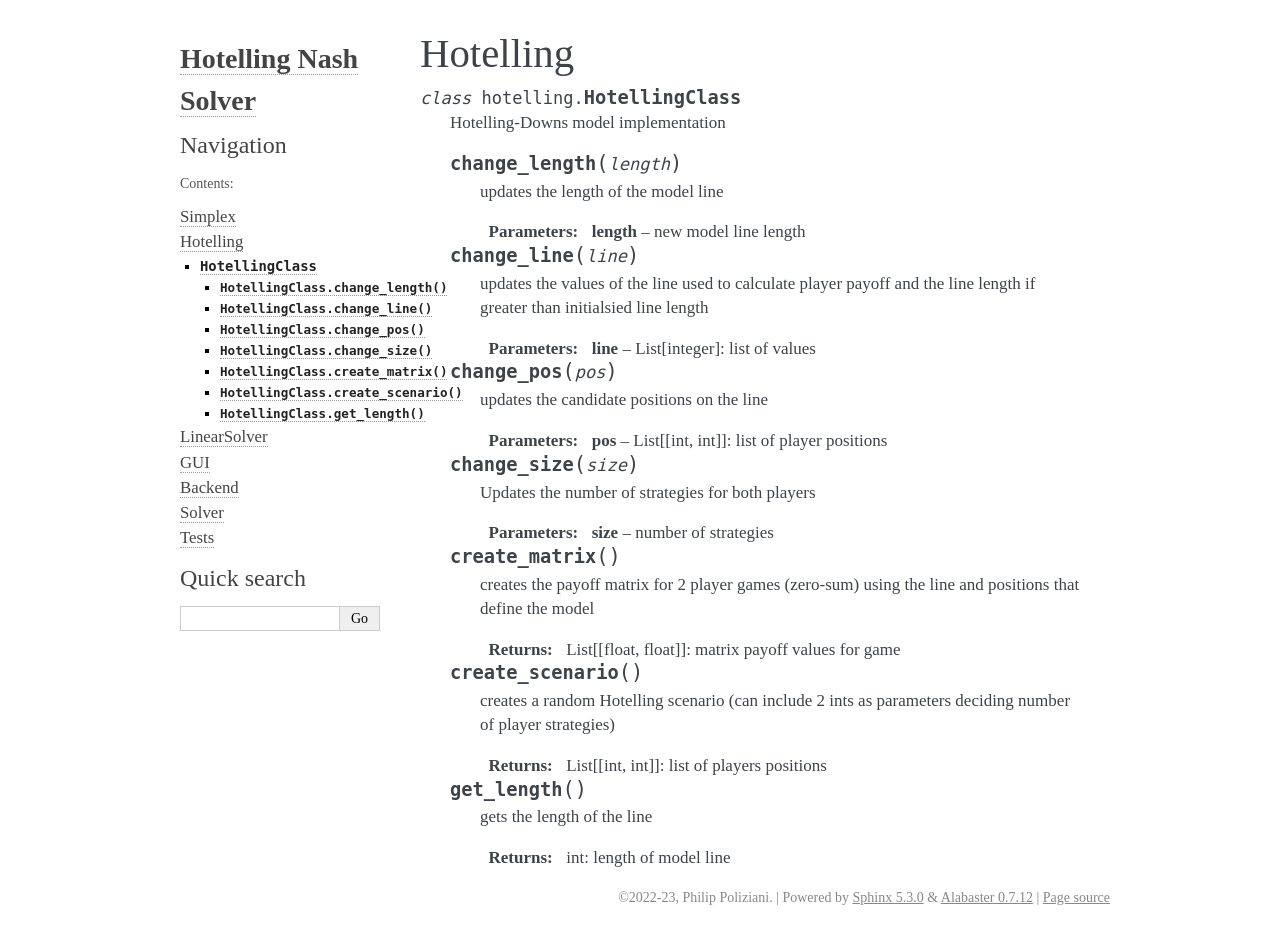
<file: hot.html>
<!DOCTYPE html>

<html lang="en">
  <head>
    <meta charset="utf-8" />
    <meta name="viewport" content="width=device-width, initial-scale=1.0" /><meta name="generator" content="Docutils 0.19: https://docutils.sourceforge.io/" />

    <title>Hotelling &#8212; Hotelling Nash Solver  documentation</title>
    <link rel="stylesheet" type="text/css" href="_static/pygments.css" />
    <link rel="stylesheet" type="text/css" href="_static/alabaster.css" />
    <script data-url_root="./" id="documentation_options" src="_static/documentation_options.js"></script>
    <script src="_static/jquery.js"></script>
    <script src="_static/underscore.js"></script>
    <script src="_static/_sphinx_javascript_frameworks_compat.js"></script>
    <script src="_static/doctools.js"></script>
    <script src="_static/sphinx_highlight.js"></script>
    <link rel="index" title="Index" href="genindex.html" />
    <link rel="search" title="Search" href="search.html" />
    <link rel="next" title="LinearSolver" href="lin.html" />
    <link rel="prev" title="Simplex" href="sim.html" />
   
  <link rel="stylesheet" href="_static/custom.css" type="text/css" />
  
  
  <meta name="viewport" content="width=device-width, initial-scale=0.9, maximum-scale=0.9" />

  </head><body>
  

    <div class="document">
      <div class="documentwrapper">
        <div class="bodywrapper">
          

          <div class="body" role="main">
            
  <section id="module-hotelling">
<span id="hotelling"></span><h1>Hotelling<a class="headerlink" href="#module-hotelling" title="Permalink to this heading">¶</a></h1>
<dl class="py class">
<dt class="sig sig-object py" id="hotelling.HotellingClass">
<em class="property"><span class="pre">class</span><span class="w"> </span></em><span class="sig-prename descclassname"><span class="pre">hotelling.</span></span><span class="sig-name descname"><span class="pre">HotellingClass</span></span><a class="headerlink" href="#hotelling.HotellingClass" title="Permalink to this definition">¶</a></dt>
<dd><p>Hotelling-Downs model implementation</p>
<dl class="py method">
<dt class="sig sig-object py" id="hotelling.HotellingClass.change_length">
<span class="sig-name descname"><span class="pre">change_length</span></span><span class="sig-paren">(</span><em class="sig-param"><span class="n"><span class="pre">length</span></span></em><span class="sig-paren">)</span><a class="headerlink" href="#hotelling.HotellingClass.change_length" title="Permalink to this definition">¶</a></dt>
<dd><p>updates the length of the model line</p>
<dl class="field-list simple">
<dt class="field-odd">Parameters<span class="colon">:</span></dt>
<dd class="field-odd"><p><strong>length</strong> – new model line length</p>
</dd>
</dl>
</dd></dl>

<dl class="py method">
<dt class="sig sig-object py" id="hotelling.HotellingClass.change_line">
<span class="sig-name descname"><span class="pre">change_line</span></span><span class="sig-paren">(</span><em class="sig-param"><span class="n"><span class="pre">line</span></span></em><span class="sig-paren">)</span><a class="headerlink" href="#hotelling.HotellingClass.change_line" title="Permalink to this definition">¶</a></dt>
<dd><p>updates the values of the line used to calculate player payoff
and the line length if greater than initialsied line length</p>
<dl class="field-list simple">
<dt class="field-odd">Parameters<span class="colon">:</span></dt>
<dd class="field-odd"><p><strong>line</strong> – List[integer]: list of values</p>
</dd>
</dl>
</dd></dl>

<dl class="py method">
<dt class="sig sig-object py" id="hotelling.HotellingClass.change_pos">
<span class="sig-name descname"><span class="pre">change_pos</span></span><span class="sig-paren">(</span><em class="sig-param"><span class="n"><span class="pre">pos</span></span></em><span class="sig-paren">)</span><a class="headerlink" href="#hotelling.HotellingClass.change_pos" title="Permalink to this definition">¶</a></dt>
<dd><p>updates the candidate positions on the line</p>
<dl class="field-list simple">
<dt class="field-odd">Parameters<span class="colon">:</span></dt>
<dd class="field-odd"><p><strong>pos</strong> – List[[int, int]]: list of player positions</p>
</dd>
</dl>
</dd></dl>

<dl class="py method">
<dt class="sig sig-object py" id="hotelling.HotellingClass.change_size">
<span class="sig-name descname"><span class="pre">change_size</span></span><span class="sig-paren">(</span><em class="sig-param"><span class="n"><span class="pre">size</span></span></em><span class="sig-paren">)</span><a class="headerlink" href="#hotelling.HotellingClass.change_size" title="Permalink to this definition">¶</a></dt>
<dd><p>Updates the number of strategies for both players</p>
<dl class="field-list simple">
<dt class="field-odd">Parameters<span class="colon">:</span></dt>
<dd class="field-odd"><p><strong>size</strong> – number of strategies</p>
</dd>
</dl>
</dd></dl>

<dl class="py method">
<dt class="sig sig-object py" id="hotelling.HotellingClass.create_matrix">
<span class="sig-name descname"><span class="pre">create_matrix</span></span><span class="sig-paren">(</span><span class="sig-paren">)</span><a class="headerlink" href="#hotelling.HotellingClass.create_matrix" title="Permalink to this definition">¶</a></dt>
<dd><p>creates the payoff matrix for 2 player games (zero-sum) using the line and positions that define the model</p>
<dl class="field-list simple">
<dt class="field-odd">Returns<span class="colon">:</span></dt>
<dd class="field-odd"><p>List[[float, float]]: matrix payoff values for game</p>
</dd>
</dl>
</dd></dl>

<dl class="py method">
<dt class="sig sig-object py" id="hotelling.HotellingClass.create_scenario">
<span class="sig-name descname"><span class="pre">create_scenario</span></span><span class="sig-paren">(</span><span class="sig-paren">)</span><a class="headerlink" href="#hotelling.HotellingClass.create_scenario" title="Permalink to this definition">¶</a></dt>
<dd><p>creates a random Hotelling scenario (can include 2 ints as parameters deciding number of player strategies)</p>
<dl class="field-list simple">
<dt class="field-odd">Returns<span class="colon">:</span></dt>
<dd class="field-odd"><p>List[[int, int]]: list of players positions</p>
</dd>
</dl>
</dd></dl>

<dl class="py method">
<dt class="sig sig-object py" id="hotelling.HotellingClass.get_length">
<span class="sig-name descname"><span class="pre">get_length</span></span><span class="sig-paren">(</span><span class="sig-paren">)</span><a class="headerlink" href="#hotelling.HotellingClass.get_length" title="Permalink to this definition">¶</a></dt>
<dd><p>gets the length of the line</p>
<dl class="field-list simple">
<dt class="field-odd">Returns<span class="colon">:</span></dt>
<dd class="field-odd"><p>int: length of model line</p>
</dd>
</dl>
</dd></dl>

</dd></dl>

</section>


          </div>
          
        </div>
      </div>
      <div class="sphinxsidebar" role="navigation" aria-label="main navigation">
        <div class="sphinxsidebarwrapper">
<h1 class="logo"><a href="index.html">Hotelling Nash Solver</a></h1>








<h3>Navigation</h3>
<p class="caption" role="heading"><span class="caption-text">Contents:</span></p>
<ul class="current">
<li class="toctree-l1"><a class="reference internal" href="sim.html">Simplex</a></li>
<li class="toctree-l1 current"><a class="current reference internal" href="#">Hotelling</a><ul>
<li class="toctree-l2"><a class="reference internal" href="#hotelling.HotellingClass"><code class="docutils literal notranslate"><span class="pre">HotellingClass</span></code></a><ul>
<li class="toctree-l3"><a class="reference internal" href="#hotelling.HotellingClass.change_length"><code class="docutils literal notranslate"><span class="pre">HotellingClass.change_length()</span></code></a></li>
<li class="toctree-l3"><a class="reference internal" href="#hotelling.HotellingClass.change_line"><code class="docutils literal notranslate"><span class="pre">HotellingClass.change_line()</span></code></a></li>
<li class="toctree-l3"><a class="reference internal" href="#hotelling.HotellingClass.change_pos"><code class="docutils literal notranslate"><span class="pre">HotellingClass.change_pos()</span></code></a></li>
<li class="toctree-l3"><a class="reference internal" href="#hotelling.HotellingClass.change_size"><code class="docutils literal notranslate"><span class="pre">HotellingClass.change_size()</span></code></a></li>
<li class="toctree-l3"><a class="reference internal" href="#hotelling.HotellingClass.create_matrix"><code class="docutils literal notranslate"><span class="pre">HotellingClass.create_matrix()</span></code></a></li>
<li class="toctree-l3"><a class="reference internal" href="#hotelling.HotellingClass.create_scenario"><code class="docutils literal notranslate"><span class="pre">HotellingClass.create_scenario()</span></code></a></li>
<li class="toctree-l3"><a class="reference internal" href="#hotelling.HotellingClass.get_length"><code class="docutils literal notranslate"><span class="pre">HotellingClass.get_length()</span></code></a></li>
</ul>
</li>
</ul>
</li>
<li class="toctree-l1"><a class="reference internal" href="lin.html">LinearSolver</a></li>
<li class="toctree-l1"><a class="reference internal" href="gui.html">GUI</a></li>
<li class="toctree-l1"><a class="reference internal" href="bac.html">Backend</a></li>
<li class="toctree-l1"><a class="reference internal" href="sol.html">Solver</a></li>
<li class="toctree-l1"><a class="reference internal" href="test.html">Tests</a></li>
</ul>

<div class="relations">
<h3>Related Topics</h3>
<ul>
  <li><a href="index.html">Documentation overview</a><ul>
      <li>Previous: <a href="sim.html" title="previous chapter">Simplex</a></li>
      <li>Next: <a href="lin.html" title="next chapter">LinearSolver</a></li>
  </ul></li>
</ul>
</div>
<div id="searchbox" style="display: none" role="search">
  <h3 id="searchlabel">Quick search</h3>
    <div class="searchformwrapper">
    <form class="search" action="search.html" method="get">
      <input type="text" name="q" aria-labelledby="searchlabel" autocomplete="off" autocorrect="off" autocapitalize="off" spellcheck="false"/>
      <input type="submit" value="Go" />
    </form>
    </div>
</div>
<script>document.getElementById('searchbox').style.display = "block"</script>








        </div>
      </div>
      <div class="clearer"></div>
    </div>
    <div class="footer">
      &copy;2022-23, Philip Poliziani.
      
      |
      Powered by <a href="http://sphinx-doc.org/">Sphinx 5.3.0</a>
      &amp; <a href="https://github.com/bitprophet/alabaster">Alabaster 0.7.12</a>
      
      |
      <a href="_sources/hot.rst.txt"
          rel="nofollow">Page source</a>
    </div>

    

    
  </body>
</html>
</file>
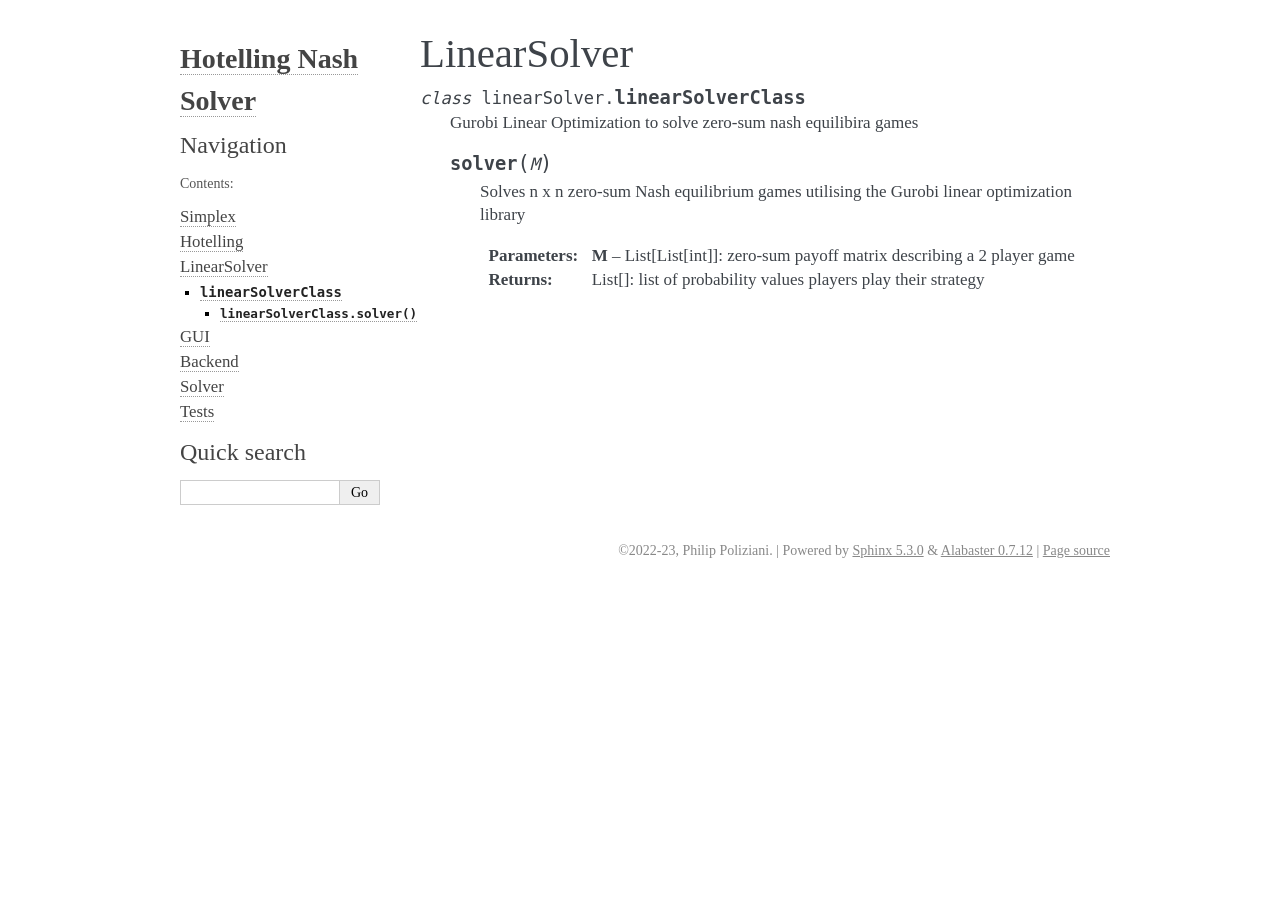
<file: lin.html>
<!DOCTYPE html>

<html lang="en">
  <head>
    <meta charset="utf-8" />
    <meta name="viewport" content="width=device-width, initial-scale=1.0" /><meta name="generator" content="Docutils 0.19: https://docutils.sourceforge.io/" />

    <title>LinearSolver &#8212; Hotelling Nash Solver  documentation</title>
    <link rel="stylesheet" type="text/css" href="_static/pygments.css" />
    <link rel="stylesheet" type="text/css" href="_static/alabaster.css" />
    <script data-url_root="./" id="documentation_options" src="_static/documentation_options.js"></script>
    <script src="_static/jquery.js"></script>
    <script src="_static/underscore.js"></script>
    <script src="_static/_sphinx_javascript_frameworks_compat.js"></script>
    <script src="_static/doctools.js"></script>
    <script src="_static/sphinx_highlight.js"></script>
    <link rel="index" title="Index" href="genindex.html" />
    <link rel="search" title="Search" href="search.html" />
    <link rel="next" title="GUI" href="gui.html" />
    <link rel="prev" title="Hotelling" href="hot.html" />
   
  <link rel="stylesheet" href="_static/custom.css" type="text/css" />
  
  
  <meta name="viewport" content="width=device-width, initial-scale=0.9, maximum-scale=0.9" />

  </head><body>
  

    <div class="document">
      <div class="documentwrapper">
        <div class="bodywrapper">
          

          <div class="body" role="main">
            
  <section id="module-linearSolver">
<span id="linearsolver"></span><h1>LinearSolver<a class="headerlink" href="#module-linearSolver" title="Permalink to this heading">¶</a></h1>
<dl class="py class">
<dt class="sig sig-object py" id="linearSolver.linearSolverClass">
<em class="property"><span class="pre">class</span><span class="w"> </span></em><span class="sig-prename descclassname"><span class="pre">linearSolver.</span></span><span class="sig-name descname"><span class="pre">linearSolverClass</span></span><a class="headerlink" href="#linearSolver.linearSolverClass" title="Permalink to this definition">¶</a></dt>
<dd><p>Gurobi Linear Optimization to solve zero-sum nash equilibira games</p>
<dl class="py method">
<dt class="sig sig-object py" id="linearSolver.linearSolverClass.solver">
<span class="sig-name descname"><span class="pre">solver</span></span><span class="sig-paren">(</span><em class="sig-param"><span class="n"><span class="pre">M</span></span></em><span class="sig-paren">)</span><a class="headerlink" href="#linearSolver.linearSolverClass.solver" title="Permalink to this definition">¶</a></dt>
<dd><p>Solves n x n zero-sum Nash equilibrium games utilising the Gurobi linear optimization library</p>
<dl class="field-list simple">
<dt class="field-odd">Parameters<span class="colon">:</span></dt>
<dd class="field-odd"><p><strong>M</strong> – List[List[int]]: zero-sum payoff matrix describing a 2 player game</p>
</dd>
<dt class="field-even">Returns<span class="colon">:</span></dt>
<dd class="field-even"><p>List[]: list of probability values players play their strategy</p>
</dd>
</dl>
</dd></dl>

</dd></dl>

</section>


          </div>
          
        </div>
      </div>
      <div class="sphinxsidebar" role="navigation" aria-label="main navigation">
        <div class="sphinxsidebarwrapper">
<h1 class="logo"><a href="index.html">Hotelling Nash Solver</a></h1>








<h3>Navigation</h3>
<p class="caption" role="heading"><span class="caption-text">Contents:</span></p>
<ul class="current">
<li class="toctree-l1"><a class="reference internal" href="sim.html">Simplex</a></li>
<li class="toctree-l1"><a class="reference internal" href="hot.html">Hotelling</a></li>
<li class="toctree-l1 current"><a class="current reference internal" href="#">LinearSolver</a><ul>
<li class="toctree-l2"><a class="reference internal" href="#linearSolver.linearSolverClass"><code class="docutils literal notranslate"><span class="pre">linearSolverClass</span></code></a><ul>
<li class="toctree-l3"><a class="reference internal" href="#linearSolver.linearSolverClass.solver"><code class="docutils literal notranslate"><span class="pre">linearSolverClass.solver()</span></code></a></li>
</ul>
</li>
</ul>
</li>
<li class="toctree-l1"><a class="reference internal" href="gui.html">GUI</a></li>
<li class="toctree-l1"><a class="reference internal" href="bac.html">Backend</a></li>
<li class="toctree-l1"><a class="reference internal" href="sol.html">Solver</a></li>
<li class="toctree-l1"><a class="reference internal" href="test.html">Tests</a></li>
</ul>

<div class="relations">
<h3>Related Topics</h3>
<ul>
  <li><a href="index.html">Documentation overview</a><ul>
      <li>Previous: <a href="hot.html" title="previous chapter">Hotelling</a></li>
      <li>Next: <a href="gui.html" title="next chapter">GUI</a></li>
  </ul></li>
</ul>
</div>
<div id="searchbox" style="display: none" role="search">
  <h3 id="searchlabel">Quick search</h3>
    <div class="searchformwrapper">
    <form class="search" action="search.html" method="get">
      <input type="text" name="q" aria-labelledby="searchlabel" autocomplete="off" autocorrect="off" autocapitalize="off" spellcheck="false"/>
      <input type="submit" value="Go" />
    </form>
    </div>
</div>
<script>document.getElementById('searchbox').style.display = "block"</script>








        </div>
      </div>
      <div class="clearer"></div>
    </div>
    <div class="footer">
      &copy;2022-23, Philip Poliziani.
      
      |
      Powered by <a href="http://sphinx-doc.org/">Sphinx 5.3.0</a>
      &amp; <a href="https://github.com/bitprophet/alabaster">Alabaster 0.7.12</a>
      
      |
      <a href="_sources/lin.rst.txt"
          rel="nofollow">Page source</a>
    </div>

    

    
  </body>
</html>
</file>
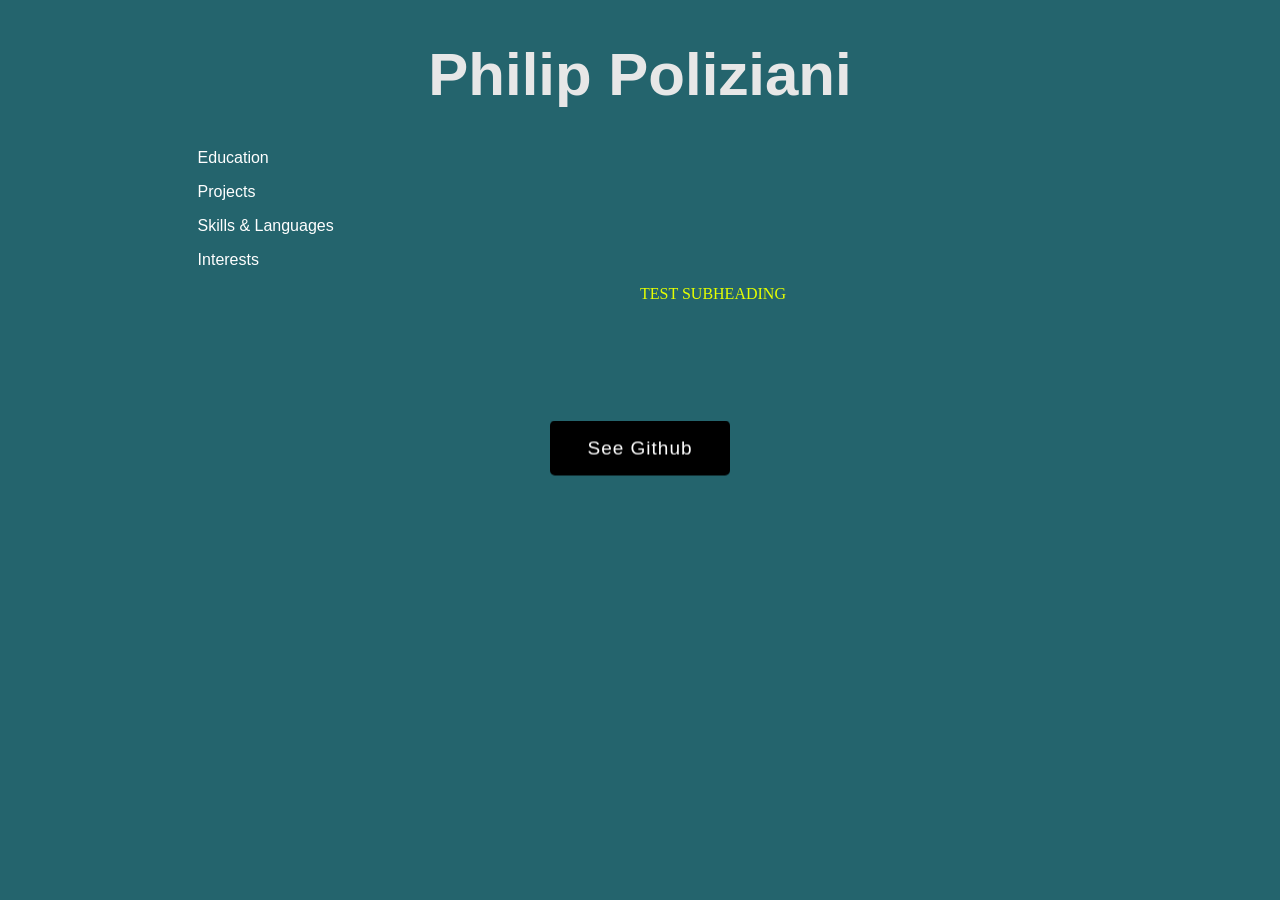
<file: og_index.html>
<!DOCTYPE html>
<html>
	<head>
		<link rel="stylesheet" href="styles.css">
	  </head>
	<body>

		<h1>Philip Poliziani</h1>
		<p>Education</p>

		<p>Projects</p>

		<p>Skills & Languages</p>

		<p>Interests</p>

		<pt>TEST SUBHEADING</pt>


		<div class="center">
			<!-- target="_blank" opens the page in a new tab-->
			<span><a href="https://github.com/ppoliziani", target="_blank"></a></span>
		</div>
		

	</body>


</html>
</file>
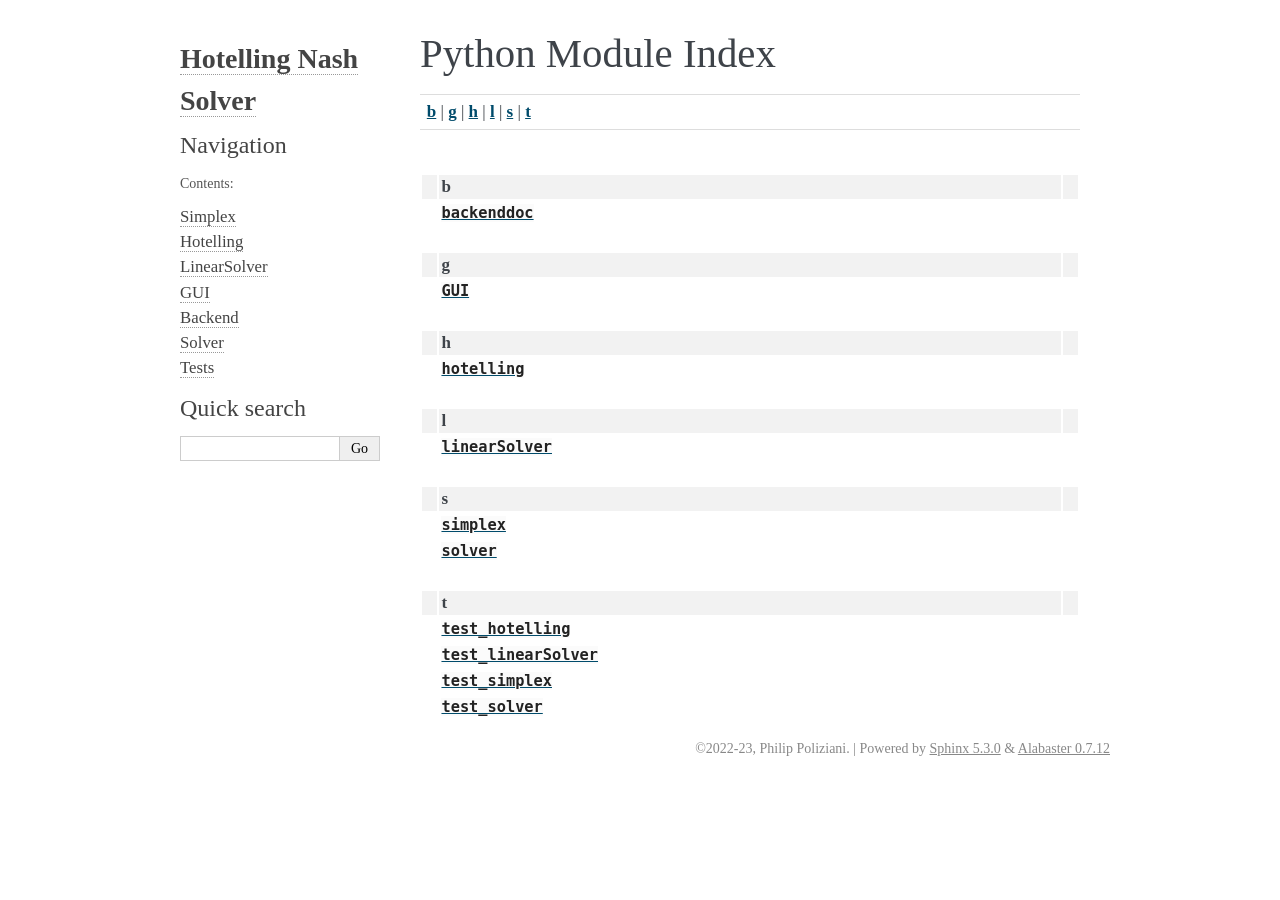
<file: py-modindex.html>
<!DOCTYPE html>

<html lang="en">
  <head>
    <meta charset="utf-8" />
    <meta name="viewport" content="width=device-width, initial-scale=1.0" />
    <title>Python Module Index &#8212; Hotelling Nash Solver  documentation</title>
    <link rel="stylesheet" type="text/css" href="_static/pygments.css" />
    <link rel="stylesheet" type="text/css" href="_static/alabaster.css" />
    <script data-url_root="./" id="documentation_options" src="_static/documentation_options.js"></script>
    <script src="_static/jquery.js"></script>
    <script src="_static/underscore.js"></script>
    <script src="_static/_sphinx_javascript_frameworks_compat.js"></script>
    <script src="_static/doctools.js"></script>
    <script src="_static/sphinx_highlight.js"></script>
    <link rel="index" title="Index" href="genindex.html" />
    <link rel="search" title="Search" href="search.html" />

   
  <link rel="stylesheet" href="_static/custom.css" type="text/css" />
  
  
  <meta name="viewport" content="width=device-width, initial-scale=0.9, maximum-scale=0.9" />


    <script>
      DOCUMENTATION_OPTIONS.COLLAPSE_INDEX = true;
    </script>


  </head><body>
  

    <div class="document">
      <div class="documentwrapper">
        <div class="bodywrapper">
          

          <div class="body" role="main">
            

   <h1>Python Module Index</h1>

   <div class="modindex-jumpbox">
   <a href="#cap-b"><strong>b</strong></a> | 
   <a href="#cap-g"><strong>g</strong></a> | 
   <a href="#cap-h"><strong>h</strong></a> | 
   <a href="#cap-l"><strong>l</strong></a> | 
   <a href="#cap-s"><strong>s</strong></a> | 
   <a href="#cap-t"><strong>t</strong></a>
   </div>

   <table class="indextable modindextable">
     <tr class="pcap"><td></td><td>&#160;</td><td></td></tr>
     <tr class="cap" id="cap-b"><td></td><td>
       <strong>b</strong></td><td></td></tr>
     <tr>
       <td></td>
       <td>
       <a href="bac.html#module-backenddoc"><code class="xref">backenddoc</code></a></td><td>
       <em></em></td></tr>
     <tr class="pcap"><td></td><td>&#160;</td><td></td></tr>
     <tr class="cap" id="cap-g"><td></td><td>
       <strong>g</strong></td><td></td></tr>
     <tr>
       <td></td>
       <td>
       <a href="gui.html#module-GUI"><code class="xref">GUI</code></a></td><td>
       <em></em></td></tr>
     <tr class="pcap"><td></td><td>&#160;</td><td></td></tr>
     <tr class="cap" id="cap-h"><td></td><td>
       <strong>h</strong></td><td></td></tr>
     <tr>
       <td></td>
       <td>
       <a href="hot.html#module-hotelling"><code class="xref">hotelling</code></a></td><td>
       <em></em></td></tr>
     <tr class="pcap"><td></td><td>&#160;</td><td></td></tr>
     <tr class="cap" id="cap-l"><td></td><td>
       <strong>l</strong></td><td></td></tr>
     <tr>
       <td></td>
       <td>
       <a href="lin.html#module-linearSolver"><code class="xref">linearSolver</code></a></td><td>
       <em></em></td></tr>
     <tr class="pcap"><td></td><td>&#160;</td><td></td></tr>
     <tr class="cap" id="cap-s"><td></td><td>
       <strong>s</strong></td><td></td></tr>
     <tr>
       <td></td>
       <td>
       <a href="sim.html#module-simplex"><code class="xref">simplex</code></a></td><td>
       <em></em></td></tr>
     <tr>
       <td></td>
       <td>
       <a href="sol.html#module-solver"><code class="xref">solver</code></a></td><td>
       <em></em></td></tr>
     <tr class="pcap"><td></td><td>&#160;</td><td></td></tr>
     <tr class="cap" id="cap-t"><td></td><td>
       <strong>t</strong></td><td></td></tr>
     <tr>
       <td></td>
       <td>
       <a href="test.html#module-test_hotelling"><code class="xref">test_hotelling</code></a></td><td>
       <em></em></td></tr>
     <tr>
       <td></td>
       <td>
       <a href="test.html#module-test_linearSolver"><code class="xref">test_linearSolver</code></a></td><td>
       <em></em></td></tr>
     <tr>
       <td></td>
       <td>
       <a href="test.html#module-test_simplex"><code class="xref">test_simplex</code></a></td><td>
       <em></em></td></tr>
     <tr>
       <td></td>
       <td>
       <a href="test.html#module-test_solver"><code class="xref">test_solver</code></a></td><td>
       <em></em></td></tr>
   </table>


          </div>
          
        </div>
      </div>
      <div class="sphinxsidebar" role="navigation" aria-label="main navigation">
        <div class="sphinxsidebarwrapper">
<h1 class="logo"><a href="index.html">Hotelling Nash Solver</a></h1>








<h3>Navigation</h3>
<p class="caption" role="heading"><span class="caption-text">Contents:</span></p>
<ul>
<li class="toctree-l1"><a class="reference internal" href="sim.html">Simplex</a></li>
<li class="toctree-l1"><a class="reference internal" href="hot.html">Hotelling</a></li>
<li class="toctree-l1"><a class="reference internal" href="lin.html">LinearSolver</a></li>
<li class="toctree-l1"><a class="reference internal" href="gui.html">GUI</a></li>
<li class="toctree-l1"><a class="reference internal" href="bac.html">Backend</a></li>
<li class="toctree-l1"><a class="reference internal" href="sol.html">Solver</a></li>
<li class="toctree-l1"><a class="reference internal" href="test.html">Tests</a></li>
</ul>

<div class="relations">
<h3>Related Topics</h3>
<ul>
  <li><a href="index.html">Documentation overview</a><ul>
  </ul></li>
</ul>
</div>
<div id="searchbox" style="display: none" role="search">
  <h3 id="searchlabel">Quick search</h3>
    <div class="searchformwrapper">
    <form class="search" action="search.html" method="get">
      <input type="text" name="q" aria-labelledby="searchlabel" autocomplete="off" autocorrect="off" autocapitalize="off" spellcheck="false"/>
      <input type="submit" value="Go" />
    </form>
    </div>
</div>
<script>document.getElementById('searchbox').style.display = "block"</script>








        </div>
      </div>
      <div class="clearer"></div>
    </div>
    <div class="footer">
      &copy;2022-23, Philip Poliziani.
      
      |
      Powered by <a href="http://sphinx-doc.org/">Sphinx 5.3.0</a>
      &amp; <a href="https://github.com/bitprophet/alabaster">Alabaster 0.7.12</a>
      
    </div>

    

    
  </body>
</html>
</file>
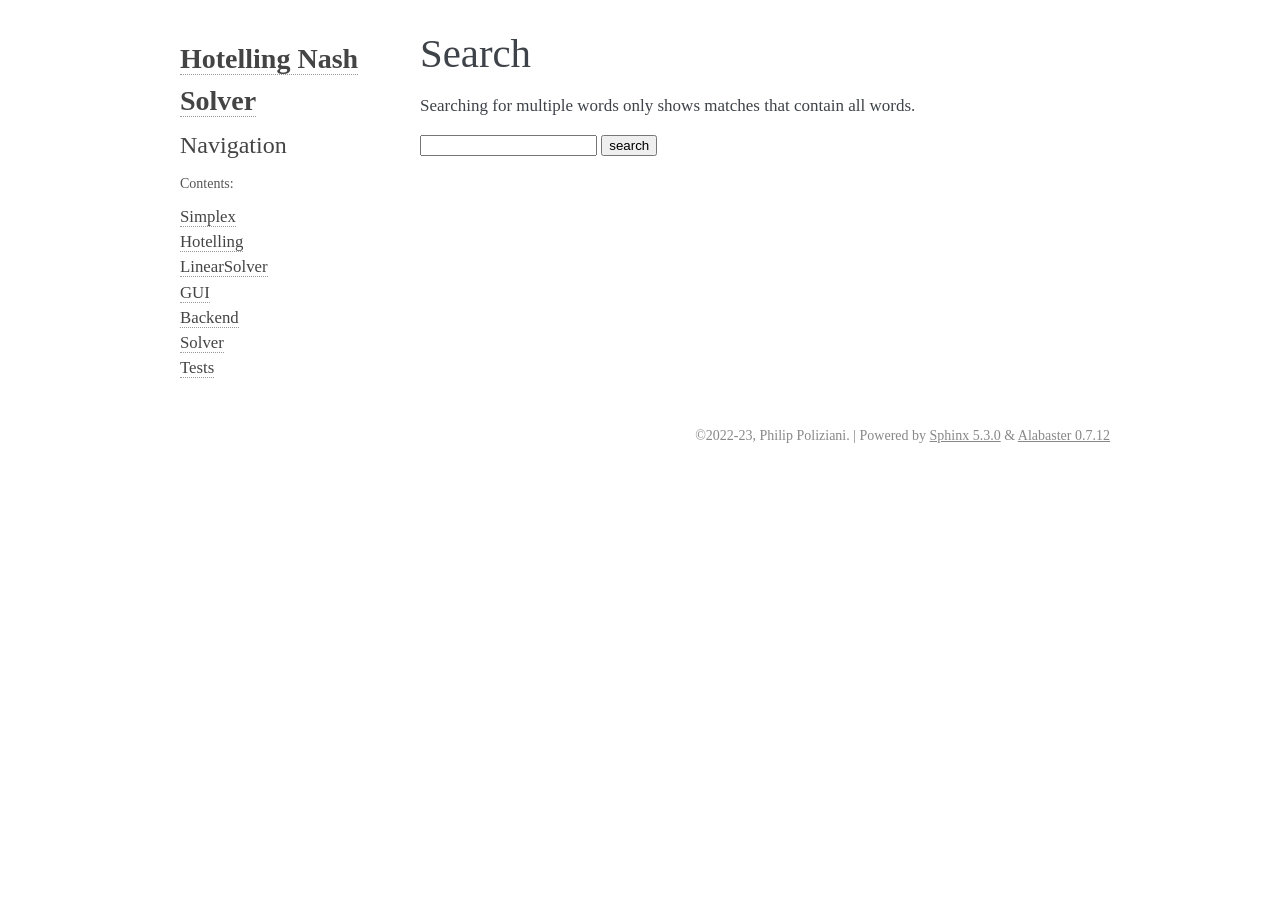
<file: search.html>
<!DOCTYPE html>

<html lang="en">
  <head>
    <meta charset="utf-8" />
    <meta name="viewport" content="width=device-width, initial-scale=1.0" />
    <title>Search &#8212; Hotelling Nash Solver  documentation</title>
    <link rel="stylesheet" type="text/css" href="_static/pygments.css" />
    <link rel="stylesheet" type="text/css" href="_static/alabaster.css" />
    
    <script data-url_root="./" id="documentation_options" src="_static/documentation_options.js"></script>
    <script src="_static/jquery.js"></script>
    <script src="_static/underscore.js"></script>
    <script src="_static/_sphinx_javascript_frameworks_compat.js"></script>
    <script src="_static/doctools.js"></script>
    <script src="_static/sphinx_highlight.js"></script>
    <script src="_static/searchtools.js"></script>
    <script src="_static/language_data.js"></script>
    <link rel="index" title="Index" href="genindex.html" />
    <link rel="search" title="Search" href="#" />
  <script src="searchindex.js" defer></script>
  
   
  <link rel="stylesheet" href="_static/custom.css" type="text/css" />
  
  
  <meta name="viewport" content="width=device-width, initial-scale=0.9, maximum-scale=0.9" />


  </head><body>
  

    <div class="document">
      <div class="documentwrapper">
        <div class="bodywrapper">
          

          <div class="body" role="main">
            
  <h1 id="search-documentation">Search</h1>
  
  <noscript>
  <div class="admonition warning">
  <p>
    Please activate JavaScript to enable the search
    functionality.
  </p>
  </div>
  </noscript>
  
  
  <p>
    Searching for multiple words only shows matches that contain
    all words.
  </p>
  
  
  <form action="" method="get">
    <input type="text" name="q" aria-labelledby="search-documentation" value="" autocomplete="off" autocorrect="off" autocapitalize="off" spellcheck="false"/>
    <input type="submit" value="search" />
    <span id="search-progress" style="padding-left: 10px"></span>
  </form>
  
  
  
  <div id="search-results">
  
  </div>
  

          </div>
          
        </div>
      </div>
      <div class="sphinxsidebar" role="navigation" aria-label="main navigation">
        <div class="sphinxsidebarwrapper">
<h1 class="logo"><a href="index.html">Hotelling Nash Solver</a></h1>








<h3>Navigation</h3>
<p class="caption" role="heading"><span class="caption-text">Contents:</span></p>
<ul>
<li class="toctree-l1"><a class="reference internal" href="sim.html">Simplex</a></li>
<li class="toctree-l1"><a class="reference internal" href="hot.html">Hotelling</a></li>
<li class="toctree-l1"><a class="reference internal" href="lin.html">LinearSolver</a></li>
<li class="toctree-l1"><a class="reference internal" href="gui.html">GUI</a></li>
<li class="toctree-l1"><a class="reference internal" href="bac.html">Backend</a></li>
<li class="toctree-l1"><a class="reference internal" href="sol.html">Solver</a></li>
<li class="toctree-l1"><a class="reference internal" href="test.html">Tests</a></li>
</ul>

<div class="relations">
<h3>Related Topics</h3>
<ul>
  <li><a href="index.html">Documentation overview</a><ul>
  </ul></li>
</ul>
</div>








        </div>
      </div>
      <div class="clearer"></div>
    </div>
    <div class="footer">
      &copy;2022-23, Philip Poliziani.
      
      |
      Powered by <a href="http://sphinx-doc.org/">Sphinx 5.3.0</a>
      &amp; <a href="https://github.com/bitprophet/alabaster">Alabaster 0.7.12</a>
      
    </div>

    

    
  </body>
</html>
</file>
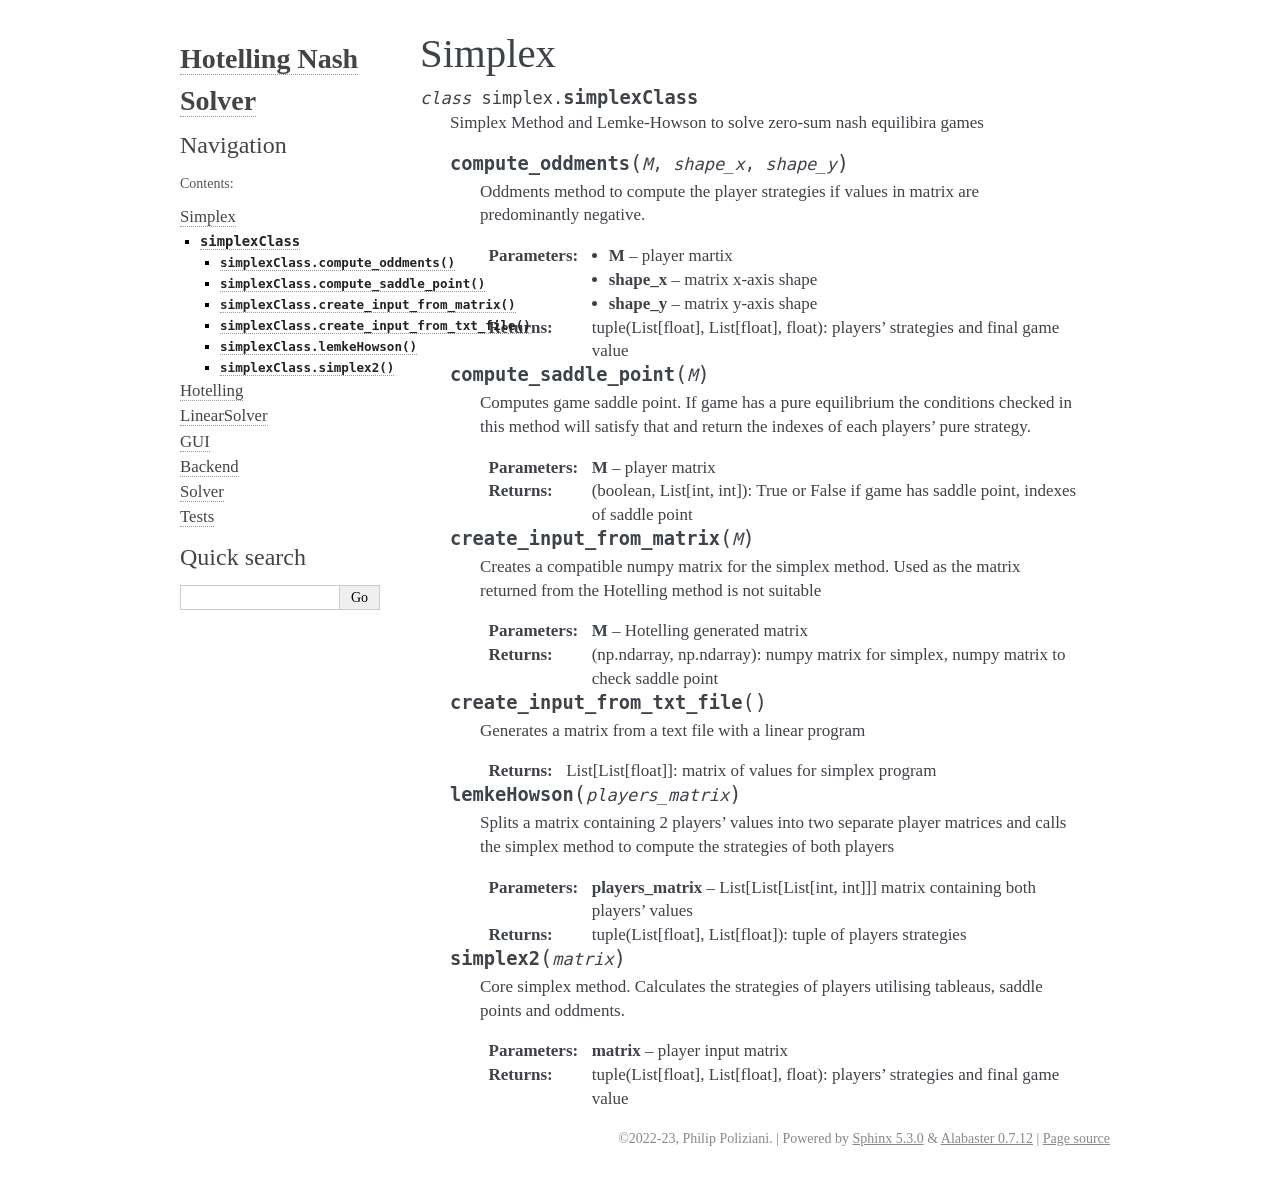
<file: sim.html>
<!DOCTYPE html>

<html lang="en">
  <head>
    <meta charset="utf-8" />
    <meta name="viewport" content="width=device-width, initial-scale=1.0" /><meta name="generator" content="Docutils 0.19: https://docutils.sourceforge.io/" />

    <title>Simplex &#8212; Hotelling Nash Solver  documentation</title>
    <link rel="stylesheet" type="text/css" href="_static/pygments.css" />
    <link rel="stylesheet" type="text/css" href="_static/alabaster.css" />
    <script data-url_root="./" id="documentation_options" src="_static/documentation_options.js"></script>
    <script src="_static/jquery.js"></script>
    <script src="_static/underscore.js"></script>
    <script src="_static/_sphinx_javascript_frameworks_compat.js"></script>
    <script src="_static/doctools.js"></script>
    <script src="_static/sphinx_highlight.js"></script>
    <link rel="index" title="Index" href="genindex.html" />
    <link rel="search" title="Search" href="search.html" />
    <link rel="next" title="Hotelling" href="hot.html" />
    <link rel="prev" title="Welcome to Hotelling Nash Solver’s documentation!" href="index.html" />
   
  <link rel="stylesheet" href="_static/custom.css" type="text/css" />
  
  
  <meta name="viewport" content="width=device-width, initial-scale=0.9, maximum-scale=0.9" />

  </head><body>
  

    <div class="document">
      <div class="documentwrapper">
        <div class="bodywrapper">
          

          <div class="body" role="main">
            
  <section id="module-simplex">
<span id="simplex"></span><h1>Simplex<a class="headerlink" href="#module-simplex" title="Permalink to this heading">¶</a></h1>
<dl class="py class">
<dt class="sig sig-object py" id="simplex.simplexClass">
<em class="property"><span class="pre">class</span><span class="w"> </span></em><span class="sig-prename descclassname"><span class="pre">simplex.</span></span><span class="sig-name descname"><span class="pre">simplexClass</span></span><a class="headerlink" href="#simplex.simplexClass" title="Permalink to this definition">¶</a></dt>
<dd><p>Simplex Method and Lemke-Howson to solve zero-sum nash equilibira games</p>
<dl class="py method">
<dt class="sig sig-object py" id="simplex.simplexClass.compute_oddments">
<span class="sig-name descname"><span class="pre">compute_oddments</span></span><span class="sig-paren">(</span><em class="sig-param"><span class="n"><span class="pre">M</span></span></em>, <em class="sig-param"><span class="n"><span class="pre">shape_x</span></span></em>, <em class="sig-param"><span class="n"><span class="pre">shape_y</span></span></em><span class="sig-paren">)</span><a class="headerlink" href="#simplex.simplexClass.compute_oddments" title="Permalink to this definition">¶</a></dt>
<dd><p>Oddments method to compute the player strategies if values in matrix are predominantly negative.</p>
<dl class="field-list simple">
<dt class="field-odd">Parameters<span class="colon">:</span></dt>
<dd class="field-odd"><ul class="simple">
<li><p><strong>M</strong> – player martix</p></li>
<li><p><strong>shape_x</strong> – matrix x-axis shape</p></li>
<li><p><strong>shape_y</strong> – matrix y-axis shape</p></li>
</ul>
</dd>
<dt class="field-even">Returns<span class="colon">:</span></dt>
<dd class="field-even"><p>tuple(List[float], List[float], float): players’ strategies and final game value</p>
</dd>
</dl>
</dd></dl>

<dl class="py method">
<dt class="sig sig-object py" id="simplex.simplexClass.compute_saddle_point">
<span class="sig-name descname"><span class="pre">compute_saddle_point</span></span><span class="sig-paren">(</span><em class="sig-param"><span class="n"><span class="pre">M</span></span></em><span class="sig-paren">)</span><a class="headerlink" href="#simplex.simplexClass.compute_saddle_point" title="Permalink to this definition">¶</a></dt>
<dd><p>Computes game saddle point. If game has a pure equilibrium the conditions checked in this method
will satisfy that and return the indexes of each players’ pure strategy.</p>
<dl class="field-list simple">
<dt class="field-odd">Parameters<span class="colon">:</span></dt>
<dd class="field-odd"><p><strong>M</strong> – player matrix</p>
</dd>
<dt class="field-even">Returns<span class="colon">:</span></dt>
<dd class="field-even"><p>(boolean, List[int, int]): True or False if game has saddle point, indexes of saddle point</p>
</dd>
</dl>
</dd></dl>

<dl class="py method">
<dt class="sig sig-object py" id="simplex.simplexClass.create_input_from_matrix">
<span class="sig-name descname"><span class="pre">create_input_from_matrix</span></span><span class="sig-paren">(</span><em class="sig-param"><span class="n"><span class="pre">M</span></span></em><span class="sig-paren">)</span><a class="headerlink" href="#simplex.simplexClass.create_input_from_matrix" title="Permalink to this definition">¶</a></dt>
<dd><p>Creates a compatible numpy matrix for the simplex method. Used as the matrix returned
from the Hotelling method is not suitable</p>
<dl class="field-list simple">
<dt class="field-odd">Parameters<span class="colon">:</span></dt>
<dd class="field-odd"><p><strong>M</strong> – Hotelling generated matrix</p>
</dd>
<dt class="field-even">Returns<span class="colon">:</span></dt>
<dd class="field-even"><p>(np.ndarray, np.ndarray): numpy matrix for simplex, numpy matrix to check saddle point</p>
</dd>
</dl>
</dd></dl>

<dl class="py method">
<dt class="sig sig-object py" id="simplex.simplexClass.create_input_from_txt_file">
<span class="sig-name descname"><span class="pre">create_input_from_txt_file</span></span><span class="sig-paren">(</span><span class="sig-paren">)</span><a class="headerlink" href="#simplex.simplexClass.create_input_from_txt_file" title="Permalink to this definition">¶</a></dt>
<dd><p>Generates a matrix from a text file with a linear program</p>
<dl class="field-list simple">
<dt class="field-odd">Returns<span class="colon">:</span></dt>
<dd class="field-odd"><p>List[List[float]]: matrix of values for simplex program</p>
</dd>
</dl>
</dd></dl>

<dl class="py method">
<dt class="sig sig-object py" id="simplex.simplexClass.lemkeHowson">
<span class="sig-name descname"><span class="pre">lemkeHowson</span></span><span class="sig-paren">(</span><em class="sig-param"><span class="n"><span class="pre">players_matrix</span></span></em><span class="sig-paren">)</span><a class="headerlink" href="#simplex.simplexClass.lemkeHowson" title="Permalink to this definition">¶</a></dt>
<dd><p>Splits a matrix containing 2 players’ values into two separate player matrices
and calls the simplex method to compute the strategies of both players</p>
<dl class="field-list simple">
<dt class="field-odd">Parameters<span class="colon">:</span></dt>
<dd class="field-odd"><p><strong>players_matrix</strong> – List[List[List[int, int]]] matrix containing both players’ values</p>
</dd>
<dt class="field-even">Returns<span class="colon">:</span></dt>
<dd class="field-even"><p>tuple(List[float], List[float]): tuple of players strategies</p>
</dd>
</dl>
</dd></dl>

<dl class="py method">
<dt class="sig sig-object py" id="simplex.simplexClass.simplex2">
<span class="sig-name descname"><span class="pre">simplex2</span></span><span class="sig-paren">(</span><em class="sig-param"><span class="n"><span class="pre">matrix</span></span></em><span class="sig-paren">)</span><a class="headerlink" href="#simplex.simplexClass.simplex2" title="Permalink to this definition">¶</a></dt>
<dd><p>Core simplex method. Calculates the strategies of players utilising tableaus, saddle points and oddments.</p>
<dl class="field-list simple">
<dt class="field-odd">Parameters<span class="colon">:</span></dt>
<dd class="field-odd"><p><strong>matrix</strong> – player input matrix</p>
</dd>
<dt class="field-even">Returns<span class="colon">:</span></dt>
<dd class="field-even"><p>tuple(List[float], List[float], float): players’ strategies and final game value</p>
</dd>
</dl>
</dd></dl>

</dd></dl>

</section>


          </div>
          
        </div>
      </div>
      <div class="sphinxsidebar" role="navigation" aria-label="main navigation">
        <div class="sphinxsidebarwrapper">
<h1 class="logo"><a href="index.html">Hotelling Nash Solver</a></h1>








<h3>Navigation</h3>
<p class="caption" role="heading"><span class="caption-text">Contents:</span></p>
<ul class="current">
<li class="toctree-l1 current"><a class="current reference internal" href="#">Simplex</a><ul>
<li class="toctree-l2"><a class="reference internal" href="#simplex.simplexClass"><code class="docutils literal notranslate"><span class="pre">simplexClass</span></code></a><ul>
<li class="toctree-l3"><a class="reference internal" href="#simplex.simplexClass.compute_oddments"><code class="docutils literal notranslate"><span class="pre">simplexClass.compute_oddments()</span></code></a></li>
<li class="toctree-l3"><a class="reference internal" href="#simplex.simplexClass.compute_saddle_point"><code class="docutils literal notranslate"><span class="pre">simplexClass.compute_saddle_point()</span></code></a></li>
<li class="toctree-l3"><a class="reference internal" href="#simplex.simplexClass.create_input_from_matrix"><code class="docutils literal notranslate"><span class="pre">simplexClass.create_input_from_matrix()</span></code></a></li>
<li class="toctree-l3"><a class="reference internal" href="#simplex.simplexClass.create_input_from_txt_file"><code class="docutils literal notranslate"><span class="pre">simplexClass.create_input_from_txt_file()</span></code></a></li>
<li class="toctree-l3"><a class="reference internal" href="#simplex.simplexClass.lemkeHowson"><code class="docutils literal notranslate"><span class="pre">simplexClass.lemkeHowson()</span></code></a></li>
<li class="toctree-l3"><a class="reference internal" href="#simplex.simplexClass.simplex2"><code class="docutils literal notranslate"><span class="pre">simplexClass.simplex2()</span></code></a></li>
</ul>
</li>
</ul>
</li>
<li class="toctree-l1"><a class="reference internal" href="hot.html">Hotelling</a></li>
<li class="toctree-l1"><a class="reference internal" href="lin.html">LinearSolver</a></li>
<li class="toctree-l1"><a class="reference internal" href="gui.html">GUI</a></li>
<li class="toctree-l1"><a class="reference internal" href="bac.html">Backend</a></li>
<li class="toctree-l1"><a class="reference internal" href="sol.html">Solver</a></li>
<li class="toctree-l1"><a class="reference internal" href="test.html">Tests</a></li>
</ul>

<div class="relations">
<h3>Related Topics</h3>
<ul>
  <li><a href="index.html">Documentation overview</a><ul>
      <li>Previous: <a href="index.html" title="previous chapter">Welcome to Hotelling Nash Solver’s documentation!</a></li>
      <li>Next: <a href="hot.html" title="next chapter">Hotelling</a></li>
  </ul></li>
</ul>
</div>
<div id="searchbox" style="display: none" role="search">
  <h3 id="searchlabel">Quick search</h3>
    <div class="searchformwrapper">
    <form class="search" action="search.html" method="get">
      <input type="text" name="q" aria-labelledby="searchlabel" autocomplete="off" autocorrect="off" autocapitalize="off" spellcheck="false"/>
      <input type="submit" value="Go" />
    </form>
    </div>
</div>
<script>document.getElementById('searchbox').style.display = "block"</script>








        </div>
      </div>
      <div class="clearer"></div>
    </div>
    <div class="footer">
      &copy;2022-23, Philip Poliziani.
      
      |
      Powered by <a href="http://sphinx-doc.org/">Sphinx 5.3.0</a>
      &amp; <a href="https://github.com/bitprophet/alabaster">Alabaster 0.7.12</a>
      
      |
      <a href="_sources/sim.rst.txt"
          rel="nofollow">Page source</a>
    </div>

    

    
  </body>
</html>
</file>
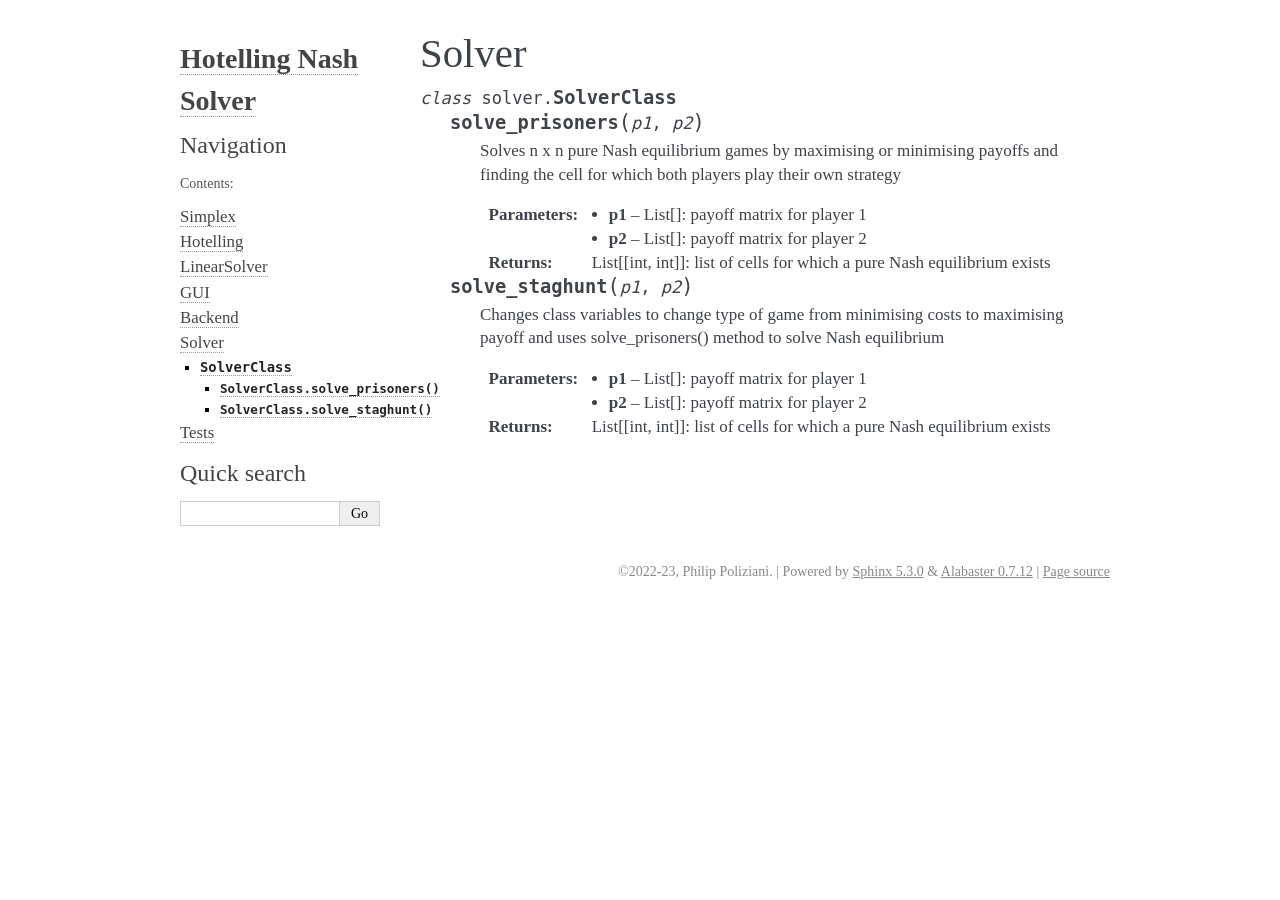
<file: sol.html>
<!DOCTYPE html>

<html lang="en">
  <head>
    <meta charset="utf-8" />
    <meta name="viewport" content="width=device-width, initial-scale=1.0" /><meta name="generator" content="Docutils 0.19: https://docutils.sourceforge.io/" />

    <title>Solver &#8212; Hotelling Nash Solver  documentation</title>
    <link rel="stylesheet" type="text/css" href="_static/pygments.css" />
    <link rel="stylesheet" type="text/css" href="_static/alabaster.css" />
    <script data-url_root="./" id="documentation_options" src="_static/documentation_options.js"></script>
    <script src="_static/jquery.js"></script>
    <script src="_static/underscore.js"></script>
    <script src="_static/_sphinx_javascript_frameworks_compat.js"></script>
    <script src="_static/doctools.js"></script>
    <script src="_static/sphinx_highlight.js"></script>
    <link rel="index" title="Index" href="genindex.html" />
    <link rel="search" title="Search" href="search.html" />
    <link rel="next" title="Tests" href="test.html" />
    <link rel="prev" title="Backend" href="bac.html" />
   
  <link rel="stylesheet" href="_static/custom.css" type="text/css" />
  
  
  <meta name="viewport" content="width=device-width, initial-scale=0.9, maximum-scale=0.9" />

  </head><body>
  

    <div class="document">
      <div class="documentwrapper">
        <div class="bodywrapper">
          

          <div class="body" role="main">
            
  <section id="module-solver">
<span id="solver"></span><h1>Solver<a class="headerlink" href="#module-solver" title="Permalink to this heading">¶</a></h1>
<dl class="py class">
<dt class="sig sig-object py" id="solver.SolverClass">
<em class="property"><span class="pre">class</span><span class="w"> </span></em><span class="sig-prename descclassname"><span class="pre">solver.</span></span><span class="sig-name descname"><span class="pre">SolverClass</span></span><a class="headerlink" href="#solver.SolverClass" title="Permalink to this definition">¶</a></dt>
<dd><dl class="py method">
<dt class="sig sig-object py" id="solver.SolverClass.solve_prisoners">
<span class="sig-name descname"><span class="pre">solve_prisoners</span></span><span class="sig-paren">(</span><em class="sig-param"><span class="n"><span class="pre">p1</span></span></em>, <em class="sig-param"><span class="n"><span class="pre">p2</span></span></em><span class="sig-paren">)</span><a class="headerlink" href="#solver.SolverClass.solve_prisoners" title="Permalink to this definition">¶</a></dt>
<dd><p>Solves n x n pure Nash equilibrium games by maximising or minimising payoffs and finding the cell for
which both players play their own strategy</p>
<dl class="field-list simple">
<dt class="field-odd">Parameters<span class="colon">:</span></dt>
<dd class="field-odd"><ul class="simple">
<li><p><strong>p1</strong> – List[]: payoff matrix for player 1</p></li>
<li><p><strong>p2</strong> – List[]: payoff matrix for player 2</p></li>
</ul>
</dd>
<dt class="field-even">Returns<span class="colon">:</span></dt>
<dd class="field-even"><p>List[[int, int]]: list of cells for which a pure Nash equilibrium exists</p>
</dd>
</dl>
</dd></dl>

<dl class="py method">
<dt class="sig sig-object py" id="solver.SolverClass.solve_staghunt">
<span class="sig-name descname"><span class="pre">solve_staghunt</span></span><span class="sig-paren">(</span><em class="sig-param"><span class="n"><span class="pre">p1</span></span></em>, <em class="sig-param"><span class="n"><span class="pre">p2</span></span></em><span class="sig-paren">)</span><a class="headerlink" href="#solver.SolverClass.solve_staghunt" title="Permalink to this definition">¶</a></dt>
<dd><p>Changes class variables to change type of game from minimising costs to maximising payoff and
uses solve_prisoners() method to solve Nash equilibrium</p>
<dl class="field-list simple">
<dt class="field-odd">Parameters<span class="colon">:</span></dt>
<dd class="field-odd"><ul class="simple">
<li><p><strong>p1</strong> – List[]: payoff matrix for player 1</p></li>
<li><p><strong>p2</strong> – List[]: payoff matrix for player 2</p></li>
</ul>
</dd>
<dt class="field-even">Returns<span class="colon">:</span></dt>
<dd class="field-even"><p>List[[int, int]]: list of cells for which a pure Nash equilibrium exists</p>
</dd>
</dl>
</dd></dl>

</dd></dl>

</section>


          </div>
          
        </div>
      </div>
      <div class="sphinxsidebar" role="navigation" aria-label="main navigation">
        <div class="sphinxsidebarwrapper">
<h1 class="logo"><a href="index.html">Hotelling Nash Solver</a></h1>








<h3>Navigation</h3>
<p class="caption" role="heading"><span class="caption-text">Contents:</span></p>
<ul class="current">
<li class="toctree-l1"><a class="reference internal" href="sim.html">Simplex</a></li>
<li class="toctree-l1"><a class="reference internal" href="hot.html">Hotelling</a></li>
<li class="toctree-l1"><a class="reference internal" href="lin.html">LinearSolver</a></li>
<li class="toctree-l1"><a class="reference internal" href="gui.html">GUI</a></li>
<li class="toctree-l1"><a class="reference internal" href="bac.html">Backend</a></li>
<li class="toctree-l1 current"><a class="current reference internal" href="#">Solver</a><ul>
<li class="toctree-l2"><a class="reference internal" href="#solver.SolverClass"><code class="docutils literal notranslate"><span class="pre">SolverClass</span></code></a><ul>
<li class="toctree-l3"><a class="reference internal" href="#solver.SolverClass.solve_prisoners"><code class="docutils literal notranslate"><span class="pre">SolverClass.solve_prisoners()</span></code></a></li>
<li class="toctree-l3"><a class="reference internal" href="#solver.SolverClass.solve_staghunt"><code class="docutils literal notranslate"><span class="pre">SolverClass.solve_staghunt()</span></code></a></li>
</ul>
</li>
</ul>
</li>
<li class="toctree-l1"><a class="reference internal" href="test.html">Tests</a></li>
</ul>

<div class="relations">
<h3>Related Topics</h3>
<ul>
  <li><a href="index.html">Documentation overview</a><ul>
      <li>Previous: <a href="bac.html" title="previous chapter">Backend</a></li>
      <li>Next: <a href="test.html" title="next chapter">Tests</a></li>
  </ul></li>
</ul>
</div>
<div id="searchbox" style="display: none" role="search">
  <h3 id="searchlabel">Quick search</h3>
    <div class="searchformwrapper">
    <form class="search" action="search.html" method="get">
      <input type="text" name="q" aria-labelledby="searchlabel" autocomplete="off" autocorrect="off" autocapitalize="off" spellcheck="false"/>
      <input type="submit" value="Go" />
    </form>
    </div>
</div>
<script>document.getElementById('searchbox').style.display = "block"</script>








        </div>
      </div>
      <div class="clearer"></div>
    </div>
    <div class="footer">
      &copy;2022-23, Philip Poliziani.
      
      |
      Powered by <a href="http://sphinx-doc.org/">Sphinx 5.3.0</a>
      &amp; <a href="https://github.com/bitprophet/alabaster">Alabaster 0.7.12</a>
      
      |
      <a href="_sources/sol.rst.txt"
          rel="nofollow">Page source</a>
    </div>

    

    
  </body>
</html>
</file>
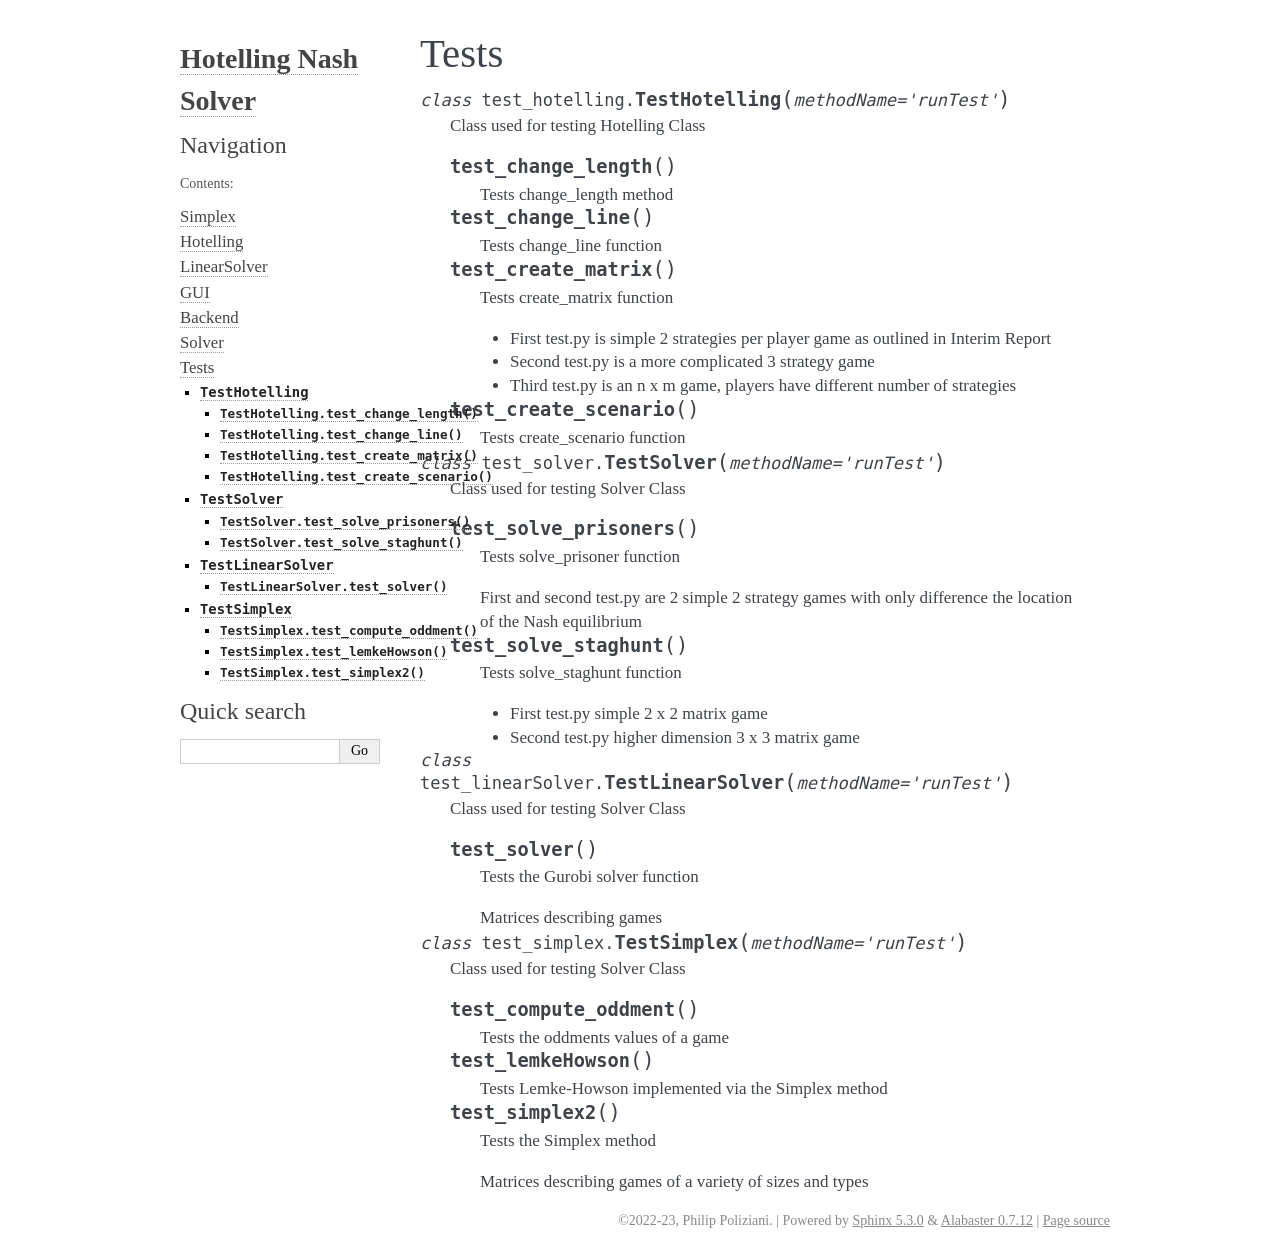
<file: test.html>
<!DOCTYPE html>

<html lang="en">
  <head>
    <meta charset="utf-8" />
    <meta name="viewport" content="width=device-width, initial-scale=1.0" /><meta name="generator" content="Docutils 0.19: https://docutils.sourceforge.io/" />

    <title>Tests &#8212; Hotelling Nash Solver  documentation</title>
    <link rel="stylesheet" type="text/css" href="_static/pygments.css" />
    <link rel="stylesheet" type="text/css" href="_static/alabaster.css" />
    <script data-url_root="./" id="documentation_options" src="_static/documentation_options.js"></script>
    <script src="_static/jquery.js"></script>
    <script src="_static/underscore.js"></script>
    <script src="_static/_sphinx_javascript_frameworks_compat.js"></script>
    <script src="_static/doctools.js"></script>
    <script src="_static/sphinx_highlight.js"></script>
    <link rel="index" title="Index" href="genindex.html" />
    <link rel="search" title="Search" href="search.html" />
    <link rel="prev" title="Solver" href="sol.html" />
   
  <link rel="stylesheet" href="_static/custom.css" type="text/css" />
  
  
  <meta name="viewport" content="width=device-width, initial-scale=0.9, maximum-scale=0.9" />

  </head><body>
  

    <div class="document">
      <div class="documentwrapper">
        <div class="bodywrapper">
          

          <div class="body" role="main">
            
  <section id="module-test_hotelling">
<span id="tests"></span><h1>Tests<a class="headerlink" href="#module-test_hotelling" title="Permalink to this heading">¶</a></h1>
<dl class="py class">
<dt class="sig sig-object py" id="test_hotelling.TestHotelling">
<em class="property"><span class="pre">class</span><span class="w"> </span></em><span class="sig-prename descclassname"><span class="pre">test_hotelling.</span></span><span class="sig-name descname"><span class="pre">TestHotelling</span></span><span class="sig-paren">(</span><em class="sig-param"><span class="n"><span class="pre">methodName</span></span><span class="o"><span class="pre">=</span></span><span class="default_value"><span class="pre">'runTest'</span></span></em><span class="sig-paren">)</span><a class="headerlink" href="#test_hotelling.TestHotelling" title="Permalink to this definition">¶</a></dt>
<dd><p>Class used for testing Hotelling Class</p>
<dl class="py method">
<dt class="sig sig-object py" id="test_hotelling.TestHotelling.test_change_length">
<span class="sig-name descname"><span class="pre">test_change_length</span></span><span class="sig-paren">(</span><span class="sig-paren">)</span><a class="headerlink" href="#test_hotelling.TestHotelling.test_change_length" title="Permalink to this definition">¶</a></dt>
<dd><p>Tests change_length method</p>
</dd></dl>

<dl class="py method">
<dt class="sig sig-object py" id="test_hotelling.TestHotelling.test_change_line">
<span class="sig-name descname"><span class="pre">test_change_line</span></span><span class="sig-paren">(</span><span class="sig-paren">)</span><a class="headerlink" href="#test_hotelling.TestHotelling.test_change_line" title="Permalink to this definition">¶</a></dt>
<dd><p>Tests change_line function</p>
</dd></dl>

<dl class="py method">
<dt class="sig sig-object py" id="test_hotelling.TestHotelling.test_create_matrix">
<span class="sig-name descname"><span class="pre">test_create_matrix</span></span><span class="sig-paren">(</span><span class="sig-paren">)</span><a class="headerlink" href="#test_hotelling.TestHotelling.test_create_matrix" title="Permalink to this definition">¶</a></dt>
<dd><p>Tests create_matrix function</p>
<ul class="simple">
<li><p>First test.py is simple 2 strategies per player game as outlined in Interim Report</p></li>
<li><p>Second test.py is a more complicated 3 strategy game</p></li>
<li><p>Third test.py is an n x m game, players have different number of strategies</p></li>
</ul>
</dd></dl>

<dl class="py method">
<dt class="sig sig-object py" id="test_hotelling.TestHotelling.test_create_scenario">
<span class="sig-name descname"><span class="pre">test_create_scenario</span></span><span class="sig-paren">(</span><span class="sig-paren">)</span><a class="headerlink" href="#test_hotelling.TestHotelling.test_create_scenario" title="Permalink to this definition">¶</a></dt>
<dd><p>Tests create_scenario function</p>
</dd></dl>

</dd></dl>

<span class="target" id="module-test_solver"></span><dl class="py class">
<dt class="sig sig-object py" id="test_solver.TestSolver">
<em class="property"><span class="pre">class</span><span class="w"> </span></em><span class="sig-prename descclassname"><span class="pre">test_solver.</span></span><span class="sig-name descname"><span class="pre">TestSolver</span></span><span class="sig-paren">(</span><em class="sig-param"><span class="n"><span class="pre">methodName</span></span><span class="o"><span class="pre">=</span></span><span class="default_value"><span class="pre">'runTest'</span></span></em><span class="sig-paren">)</span><a class="headerlink" href="#test_solver.TestSolver" title="Permalink to this definition">¶</a></dt>
<dd><p>Class used for testing Solver Class</p>
<dl class="py method">
<dt class="sig sig-object py" id="test_solver.TestSolver.test_solve_prisoners">
<span class="sig-name descname"><span class="pre">test_solve_prisoners</span></span><span class="sig-paren">(</span><span class="sig-paren">)</span><a class="headerlink" href="#test_solver.TestSolver.test_solve_prisoners" title="Permalink to this definition">¶</a></dt>
<dd><p>Tests solve_prisoner function</p>
<p>First and second test.py are 2 simple 2 strategy games with only difference the location of the Nash equilibrium</p>
</dd></dl>

<dl class="py method">
<dt class="sig sig-object py" id="test_solver.TestSolver.test_solve_staghunt">
<span class="sig-name descname"><span class="pre">test_solve_staghunt</span></span><span class="sig-paren">(</span><span class="sig-paren">)</span><a class="headerlink" href="#test_solver.TestSolver.test_solve_staghunt" title="Permalink to this definition">¶</a></dt>
<dd><p>Tests solve_staghunt function</p>
<ul class="simple">
<li><p>First test.py simple 2 x 2 matrix game</p></li>
<li><p>Second test.py higher dimension 3 x 3 matrix game</p></li>
</ul>
</dd></dl>

</dd></dl>

<span class="target" id="module-test_linearSolver"></span><dl class="py class">
<dt class="sig sig-object py" id="test_linearSolver.TestLinearSolver">
<em class="property"><span class="pre">class</span><span class="w"> </span></em><span class="sig-prename descclassname"><span class="pre">test_linearSolver.</span></span><span class="sig-name descname"><span class="pre">TestLinearSolver</span></span><span class="sig-paren">(</span><em class="sig-param"><span class="n"><span class="pre">methodName</span></span><span class="o"><span class="pre">=</span></span><span class="default_value"><span class="pre">'runTest'</span></span></em><span class="sig-paren">)</span><a class="headerlink" href="#test_linearSolver.TestLinearSolver" title="Permalink to this definition">¶</a></dt>
<dd><p>Class used for testing Solver Class</p>
<dl class="py method">
<dt class="sig sig-object py" id="test_linearSolver.TestLinearSolver.test_solver">
<span class="sig-name descname"><span class="pre">test_solver</span></span><span class="sig-paren">(</span><span class="sig-paren">)</span><a class="headerlink" href="#test_linearSolver.TestLinearSolver.test_solver" title="Permalink to this definition">¶</a></dt>
<dd><p>Tests the Gurobi solver function</p>
<p>Matrices describing games</p>
</dd></dl>

</dd></dl>

<span class="target" id="module-test_simplex"></span><dl class="py class">
<dt class="sig sig-object py" id="test_simplex.TestSimplex">
<em class="property"><span class="pre">class</span><span class="w"> </span></em><span class="sig-prename descclassname"><span class="pre">test_simplex.</span></span><span class="sig-name descname"><span class="pre">TestSimplex</span></span><span class="sig-paren">(</span><em class="sig-param"><span class="n"><span class="pre">methodName</span></span><span class="o"><span class="pre">=</span></span><span class="default_value"><span class="pre">'runTest'</span></span></em><span class="sig-paren">)</span><a class="headerlink" href="#test_simplex.TestSimplex" title="Permalink to this definition">¶</a></dt>
<dd><p>Class used for testing Solver Class</p>
<dl class="py method">
<dt class="sig sig-object py" id="test_simplex.TestSimplex.test_compute_oddment">
<span class="sig-name descname"><span class="pre">test_compute_oddment</span></span><span class="sig-paren">(</span><span class="sig-paren">)</span><a class="headerlink" href="#test_simplex.TestSimplex.test_compute_oddment" title="Permalink to this definition">¶</a></dt>
<dd><p>Tests the oddments values of a game</p>
</dd></dl>

<dl class="py method">
<dt class="sig sig-object py" id="test_simplex.TestSimplex.test_lemkeHowson">
<span class="sig-name descname"><span class="pre">test_lemkeHowson</span></span><span class="sig-paren">(</span><span class="sig-paren">)</span><a class="headerlink" href="#test_simplex.TestSimplex.test_lemkeHowson" title="Permalink to this definition">¶</a></dt>
<dd><p>Tests Lemke-Howson implemented via the Simplex method</p>
</dd></dl>

<dl class="py method">
<dt class="sig sig-object py" id="test_simplex.TestSimplex.test_simplex2">
<span class="sig-name descname"><span class="pre">test_simplex2</span></span><span class="sig-paren">(</span><span class="sig-paren">)</span><a class="headerlink" href="#test_simplex.TestSimplex.test_simplex2" title="Permalink to this definition">¶</a></dt>
<dd><p>Tests the Simplex method</p>
<p>Matrices describing games of a variety of sizes and types</p>
</dd></dl>

</dd></dl>

</section>


          </div>
          
        </div>
      </div>
      <div class="sphinxsidebar" role="navigation" aria-label="main navigation">
        <div class="sphinxsidebarwrapper">
<h1 class="logo"><a href="index.html">Hotelling Nash Solver</a></h1>








<h3>Navigation</h3>
<p class="caption" role="heading"><span class="caption-text">Contents:</span></p>
<ul class="current">
<li class="toctree-l1"><a class="reference internal" href="sim.html">Simplex</a></li>
<li class="toctree-l1"><a class="reference internal" href="hot.html">Hotelling</a></li>
<li class="toctree-l1"><a class="reference internal" href="lin.html">LinearSolver</a></li>
<li class="toctree-l1"><a class="reference internal" href="gui.html">GUI</a></li>
<li class="toctree-l1"><a class="reference internal" href="bac.html">Backend</a></li>
<li class="toctree-l1"><a class="reference internal" href="sol.html">Solver</a></li>
<li class="toctree-l1 current"><a class="current reference internal" href="#">Tests</a><ul>
<li class="toctree-l2"><a class="reference internal" href="#test_hotelling.TestHotelling"><code class="docutils literal notranslate"><span class="pre">TestHotelling</span></code></a><ul>
<li class="toctree-l3"><a class="reference internal" href="#test_hotelling.TestHotelling.test_change_length"><code class="docutils literal notranslate"><span class="pre">TestHotelling.test_change_length()</span></code></a></li>
<li class="toctree-l3"><a class="reference internal" href="#test_hotelling.TestHotelling.test_change_line"><code class="docutils literal notranslate"><span class="pre">TestHotelling.test_change_line()</span></code></a></li>
<li class="toctree-l3"><a class="reference internal" href="#test_hotelling.TestHotelling.test_create_matrix"><code class="docutils literal notranslate"><span class="pre">TestHotelling.test_create_matrix()</span></code></a></li>
<li class="toctree-l3"><a class="reference internal" href="#test_hotelling.TestHotelling.test_create_scenario"><code class="docutils literal notranslate"><span class="pre">TestHotelling.test_create_scenario()</span></code></a></li>
</ul>
</li>
<li class="toctree-l2"><a class="reference internal" href="#test_solver.TestSolver"><code class="docutils literal notranslate"><span class="pre">TestSolver</span></code></a><ul>
<li class="toctree-l3"><a class="reference internal" href="#test_solver.TestSolver.test_solve_prisoners"><code class="docutils literal notranslate"><span class="pre">TestSolver.test_solve_prisoners()</span></code></a></li>
<li class="toctree-l3"><a class="reference internal" href="#test_solver.TestSolver.test_solve_staghunt"><code class="docutils literal notranslate"><span class="pre">TestSolver.test_solve_staghunt()</span></code></a></li>
</ul>
</li>
<li class="toctree-l2"><a class="reference internal" href="#test_linearSolver.TestLinearSolver"><code class="docutils literal notranslate"><span class="pre">TestLinearSolver</span></code></a><ul>
<li class="toctree-l3"><a class="reference internal" href="#test_linearSolver.TestLinearSolver.test_solver"><code class="docutils literal notranslate"><span class="pre">TestLinearSolver.test_solver()</span></code></a></li>
</ul>
</li>
<li class="toctree-l2"><a class="reference internal" href="#test_simplex.TestSimplex"><code class="docutils literal notranslate"><span class="pre">TestSimplex</span></code></a><ul>
<li class="toctree-l3"><a class="reference internal" href="#test_simplex.TestSimplex.test_compute_oddment"><code class="docutils literal notranslate"><span class="pre">TestSimplex.test_compute_oddment()</span></code></a></li>
<li class="toctree-l3"><a class="reference internal" href="#test_simplex.TestSimplex.test_lemkeHowson"><code class="docutils literal notranslate"><span class="pre">TestSimplex.test_lemkeHowson()</span></code></a></li>
<li class="toctree-l3"><a class="reference internal" href="#test_simplex.TestSimplex.test_simplex2"><code class="docutils literal notranslate"><span class="pre">TestSimplex.test_simplex2()</span></code></a></li>
</ul>
</li>
</ul>
</li>
</ul>

<div class="relations">
<h3>Related Topics</h3>
<ul>
  <li><a href="index.html">Documentation overview</a><ul>
      <li>Previous: <a href="sol.html" title="previous chapter">Solver</a></li>
  </ul></li>
</ul>
</div>
<div id="searchbox" style="display: none" role="search">
  <h3 id="searchlabel">Quick search</h3>
    <div class="searchformwrapper">
    <form class="search" action="search.html" method="get">
      <input type="text" name="q" aria-labelledby="searchlabel" autocomplete="off" autocorrect="off" autocapitalize="off" spellcheck="false"/>
      <input type="submit" value="Go" />
    </form>
    </div>
</div>
<script>document.getElementById('searchbox').style.display = "block"</script>








        </div>
      </div>
      <div class="clearer"></div>
    </div>
    <div class="footer">
      &copy;2022-23, Philip Poliziani.
      
      |
      Powered by <a href="http://sphinx-doc.org/">Sphinx 5.3.0</a>
      &amp; <a href="https://github.com/bitprophet/alabaster">Alabaster 0.7.12</a>
      
      |
      <a href="_sources/test.rst.txt"
          rel="nofollow">Page source</a>
    </div>

    

    
  </body>
</html>
</file>
<file: _static/pygments.css>
pre { line-height: 125%; }
td.linenos .normal { color: inherit; background-color: transparent; padding-left: 5px; padding-right: 5px; }
span.linenos { color: inherit; background-color: transparent; padding-left: 5px; padding-right: 5px; }
td.linenos .special { color: #000000; background-color: #ffffc0; padding-left: 5px; padding-right: 5px; }
span.linenos.special { color: #000000; background-color: #ffffc0; padding-left: 5px; padding-right: 5px; }
.highlight .hll { background-color: #ffffcc }
.highlight { background: #f8f8f8; }
.highlight .c { color: #8f5902; font-style: italic } /* Comment */
.highlight .err { color: #a40000; border: 1px solid #ef2929 } /* Error */
.highlight .g { color: #000000 } /* Generic */
.highlight .k { color: #004461; font-weight: bold } /* Keyword */
.highlight .l { color: #000000 } /* Literal */
.highlight .n { color: #000000 } /* Name */
.highlight .o { color: #582800 } /* Operator */
.highlight .x { color: #000000 } /* Other */
.highlight .p { color: #000000; font-weight: bold } /* Punctuation */
.highlight .ch { color: #8f5902; font-style: italic } /* Comment.Hashbang */
.highlight .cm { color: #8f5902; font-style: italic } /* Comment.Multiline */
.highlight .cp { color: #8f5902 } /* Comment.Preproc */
.highlight .cpf { color: #8f5902; font-style: italic } /* Comment.PreprocFile */
.highlight .c1 { color: #8f5902; font-style: italic } /* Comment.Single */
.highlight .cs { color: #8f5902; font-style: italic } /* Comment.Special */
.highlight .gd { color: #a40000 } /* Generic.Deleted */
.highlight .ge { color: #000000; font-style: italic } /* Generic.Emph */
.highlight .gr { color: #ef2929 } /* Generic.Error */
.highlight .gh { color: #000080; font-weight: bold } /* Generic.Heading */
.highlight .gi { color: #00A000 } /* Generic.Inserted */
.highlight .go { color: #888888 } /* Generic.Output */
.highlight .gp { color: #745334 } /* Generic.Prompt */
.highlight .gs { color: #000000; font-weight: bold } /* Generic.Strong */
.highlight .gu { color: #800080; font-weight: bold } /* Generic.Subheading */
.highlight .gt { color: #a40000; font-weight: bold } /* Generic.Traceback */
.highlight .kc { color: #004461; font-weight: bold } /* Keyword.Constant */
.highlight .kd { color: #004461; font-weight: bold } /* Keyword.Declaration */
.highlight .kn { color: #004461; font-weight: bold } /* Keyword.Namespace */
.highlight .kp { color: #004461; font-weight: bold } /* Keyword.Pseudo */
.highlight .kr { color: #004461; font-weight: bold } /* Keyword.Reserved */
.highlight .kt { color: #004461; font-weight: bold } /* Keyword.Type */
.highlight .ld { color: #000000 } /* Literal.Date */
.highlight .m { color: #990000 } /* Literal.Number */
.highlight .s { color: #4e9a06 } /* Literal.String */
.highlight .na { color: #c4a000 } /* Name.Attribute */
.highlight .nb { color: #004461 } /* Name.Builtin */
.highlight .nc { color: #000000 } /* Name.Class */
.highlight .no { color: #000000 } /* Name.Constant */
.highlight .nd { color: #888888 } /* Name.Decorator */
.highlight .ni { color: #ce5c00 } /* Name.Entity */
.highlight .ne { color: #cc0000; font-weight: bold } /* Name.Exception */
.highlight .nf { color: #000000 } /* Name.Function */
.highlight .nl { color: #f57900 } /* Name.Label */
.highlight .nn { color: #000000 } /* Name.Namespace */
.highlight .nx { color: #000000 } /* Name.Other */
.highlight .py { color: #000000 } /* Name.Property */
.highlight .nt { color: #004461; font-weight: bold } /* Name.Tag */
.highlight .nv { color: #000000 } /* Name.Variable */
.highlight .ow { color: #004461; font-weight: bold } /* Operator.Word */
.highlight .pm { color: #000000; font-weight: bold } /* Punctuation.Marker */
.highlight .w { color: #f8f8f8; text-decoration: underline } /* Text.Whitespace */
.highlight .mb { color: #990000 } /* Literal.Number.Bin */
.highlight .mf { color: #990000 } /* Literal.Number.Float */
.highlight .mh { color: #990000 } /* Literal.Number.Hex */
.highlight .mi { color: #990000 } /* Literal.Number.Integer */
.highlight .mo { color: #990000 } /* Literal.Number.Oct */
.highlight .sa { color: #4e9a06 } /* Literal.String.Affix */
.highlight .sb { color: #4e9a06 } /* Literal.String.Backtick */
.highlight .sc { color: #4e9a06 } /* Literal.String.Char */
.highlight .dl { color: #4e9a06 } /* Literal.String.Delimiter */
.highlight .sd { color: #8f5902; font-style: italic } /* Literal.String.Doc */
.highlight .s2 { color: #4e9a06 } /* Literal.String.Double */
.highlight .se { color: #4e9a06 } /* Literal.String.Escape */
.highlight .sh { color: #4e9a06 } /* Literal.String.Heredoc */
.highlight .si { color: #4e9a06 } /* Literal.String.Interpol */
.highlight .sx { color: #4e9a06 } /* Literal.String.Other */
.highlight .sr { color: #4e9a06 } /* Literal.String.Regex */
.highlight .s1 { color: #4e9a06 } /* Literal.String.Single */
.highlight .ss { color: #4e9a06 } /* Literal.String.Symbol */
.highlight .bp { color: #3465a4 } /* Name.Builtin.Pseudo */
.highlight .fm { color: #000000 } /* Name.Function.Magic */
.highlight .vc { color: #000000 } /* Name.Variable.Class */
.highlight .vg { color: #000000 } /* Name.Variable.Global */
.highlight .vi { color: #000000 } /* Name.Variable.Instance */
.highlight .vm { color: #000000 } /* Name.Variable.Magic */
.highlight .il { color: #990000 } /* Literal.Number.Integer.Long */
</file>
<file: _static/alabaster.css>
@import url("basic.css");

/* -- page layout ----------------------------------------------------------- */

body {
    font-family: Georgia, serif;
    font-size: 17px;
    background-color: #fff;
    color: #000;
    margin: 0;
    padding: 0;
}


div.document {
    width: 940px;
    margin: 30px auto 0 auto;
}

div.documentwrapper {
    float: left;
    width: 100%;
}

div.bodywrapper {
    margin: 0 0 0 220px;
}

div.sphinxsidebar {
    width: 220px;
    font-size: 14px;
    line-height: 1.5;
}

hr {
    border: 1px solid #B1B4B6;
}

div.body {
    background-color: #fff;
    color: #3E4349;
    padding: 0 30px 0 30px;
}

div.body > .section {
    text-align: left;
}

div.footer {
    width: 940px;
    margin: 20px auto 30px auto;
    font-size: 14px;
    color: #888;
    text-align: right;
}

div.footer a {
    color: #888;
}

p.caption {
    font-family: inherit;
    font-size: inherit;
}


div.relations {
    display: none;
}


div.sphinxsidebar a {
    color: #444;
    text-decoration: none;
    border-bottom: 1px dotted #999;
}

div.sphinxsidebar a:hover {
    border-bottom: 1px solid #999;
}

div.sphinxsidebarwrapper {
    padding: 18px 10px;
}

div.sphinxsidebarwrapper p.logo {
    padding: 0;
    margin: -10px 0 0 0px;
    text-align: center;
}

div.sphinxsidebarwrapper h1.logo {
    margin-top: -10px;
    text-align: center;
    margin-bottom: 5px;
    text-align: left;
}

div.sphinxsidebarwrapper h1.logo-name {
    margin-top: 0px;
}

div.sphinxsidebarwrapper p.blurb {
    margin-top: 0;
    font-style: normal;
}

div.sphinxsidebar h3,
div.sphinxsidebar h4 {
    font-family: Georgia, serif;
    color: #444;
    font-size: 24px;
    font-weight: normal;
    margin: 0 0 5px 0;
    padding: 0;
}

div.sphinxsidebar h4 {
    font-size: 20px;
}

div.sphinxsidebar h3 a {
    color: #444;
}

div.sphinxsidebar p.logo a,
div.sphinxsidebar h3 a,
div.sphinxsidebar p.logo a:hover,
div.sphinxsidebar h3 a:hover {
    border: none;
}

div.sphinxsidebar p {
    color: #555;
    margin: 10px 0;
}

div.sphinxsidebar ul {
    margin: 10px 0;
    padding: 0;
    color: #000;
}

div.sphinxsidebar ul li.toctree-l1 > a {
    font-size: 120%;
}

div.sphinxsidebar ul li.toctree-l2 > a {
    font-size: 110%;
}

div.sphinxsidebar input {
    border: 1px solid #CCC;
    font-family: Georgia, serif;
    font-size: 1em;
}

div.sphinxsidebar hr {
    border: none;
    height: 1px;
    color: #AAA;
    background: #AAA;

    text-align: left;
    margin-left: 0;
    width: 50%;
}

div.sphinxsidebar .badge {
    border-bottom: none;
}

div.sphinxsidebar .badge:hover {
    border-bottom: none;
}

/* To address an issue with donation coming after search */
div.sphinxsidebar h3.donation {
    margin-top: 10px;
}

/* -- body styles ----------------------------------------------------------- */

a {
    color: #004B6B;
    text-decoration: underline;
}

a:hover {
    color: #6D4100;
    text-decoration: underline;
}

div.body h1,
div.body h2,
div.body h3,
div.body h4,
div.body h5,
div.body h6 {
    font-family: Georgia, serif;
    font-weight: normal;
    margin: 30px 0px 10px 0px;
    padding: 0;
}

div.body h1 { margin-top: 0; padding-top: 0; font-size: 240%; }
div.body h2 { font-size: 180%; }
div.body h3 { font-size: 150%; }
div.body h4 { font-size: 130%; }
div.body h5 { font-size: 100%; }
div.body h6 { font-size: 100%; }

a.headerlink {
    color: #DDD;
    padding: 0 4px;
    text-decoration: none;
}

a.headerlink:hover {
    color: #444;
    background: #EAEAEA;
}

div.body p, div.body dd, div.body li {
    line-height: 1.4em;
}

div.admonition {
    margin: 20px 0px;
    padding: 10px 30px;
    background-color: #EEE;
    border: 1px solid #CCC;
}

div.admonition tt.xref, div.admonition code.xref, div.admonition a tt {
    background-color: #FBFBFB;
    border-bottom: 1px solid #fafafa;
}

div.admonition p.admonition-title {
    font-family: Georgia, serif;
    font-weight: normal;
    font-size: 24px;
    margin: 0 0 10px 0;
    padding: 0;
    line-height: 1;
}

div.admonition p.last {
    margin-bottom: 0;
}

div.highlight {
    background-color: #fff;
}

dt:target, .highlight {
    background: #FAF3E8;
}

div.warning {
    background-color: #FCC;
    border: 1px solid #FAA;
}

div.danger {
    background-color: #FCC;
    border: 1px solid #FAA;
    -moz-box-shadow: 2px 2px 4px #D52C2C;
    -webkit-box-shadow: 2px 2px 4px #D52C2C;
    box-shadow: 2px 2px 4px #D52C2C;
}

div.error {
    background-color: #FCC;
    border: 1px solid #FAA;
    -moz-box-shadow: 2px 2px 4px #D52C2C;
    -webkit-box-shadow: 2px 2px 4px #D52C2C;
    box-shadow: 2px 2px 4px #D52C2C;
}

div.caution {
    background-color: #FCC;
    border: 1px solid #FAA;
}

div.attention {
    background-color: #FCC;
    border: 1px solid #FAA;
}

div.important {
    background-color: #EEE;
    border: 1px solid #CCC;
}

div.note {
    background-color: #EEE;
    border: 1px solid #CCC;
}

div.tip {
    background-color: #EEE;
    border: 1px solid #CCC;
}

div.hint {
    background-color: #EEE;
    border: 1px solid #CCC;
}

div.seealso {
    background-color: #EEE;
    border: 1px solid #CCC;
}

div.topic {
    background-color: #EEE;
}

p.admonition-title {
    display: inline;
}

p.admonition-title:after {
    content: ":";
}

pre, tt, code {
    font-family: 'Consolas', 'Menlo', 'DejaVu Sans Mono', 'Bitstream Vera Sans Mono', monospace;
    font-size: 0.9em;
}

.hll {
    background-color: #FFC;
    margin: 0 -12px;
    padding: 0 12px;
    display: block;
}

img.screenshot {
}

tt.descname, tt.descclassname, code.descname, code.descclassname {
    font-size: 0.95em;
}

tt.descname, code.descname {
    padding-right: 0.08em;
}

img.screenshot {
    -moz-box-shadow: 2px 2px 4px #EEE;
    -webkit-box-shadow: 2px 2px 4px #EEE;
    box-shadow: 2px 2px 4px #EEE;
}

table.docutils {
    border: 1px solid #888;
    -moz-box-shadow: 2px 2px 4px #EEE;
    -webkit-box-shadow: 2px 2px 4px #EEE;
    box-shadow: 2px 2px 4px #EEE;
}

table.docutils td, table.docutils th {
    border: 1px solid #888;
    padding: 0.25em 0.7em;
}

table.field-list, table.footnote {
    border: none;
    -moz-box-shadow: none;
    -webkit-box-shadow: none;
    box-shadow: none;
}

table.footnote {
    margin: 15px 0;
    width: 100%;
    border: 1px solid #EEE;
    background: #FDFDFD;
    font-size: 0.9em;
}

table.footnote + table.footnote {
    margin-top: -15px;
    border-top: none;
}

table.field-list th {
    padding: 0 0.8em 0 0;
}

table.field-list td {
    padding: 0;
}

table.field-list p {
    margin-bottom: 0.8em;
}

/* Cloned from
 * https://github.com/sphinx-doc/sphinx/commit/ef60dbfce09286b20b7385333d63a60321784e68
 */
.field-name {
    -moz-hyphens: manual;
    -ms-hyphens: manual;
    -webkit-hyphens: manual;
    hyphens: manual;
}

table.footnote td.label {
    width: .1px;
    padding: 0.3em 0 0.3em 0.5em;
}

table.footnote td {
    padding: 0.3em 0.5em;
}

dl {
    margin: 0;
    padding: 0;
}

dl dd {
    margin-left: 30px;
}

blockquote {
    margin: 0 0 0 30px;
    padding: 0;
}

ul, ol {
    /* Matches the 30px from the narrow-screen "li > ul" selector below */
    margin: 10px 0 10px 30px;
    padding: 0;
}

pre {
    background: #EEE;
    padding: 7px 30px;
    margin: 15px 0px;
    line-height: 1.3em;
}

div.viewcode-block:target {
    background: #ffd;
}

dl pre, blockquote pre, li pre {
    margin-left: 0;
    padding-left: 30px;
}

tt, code {
    background-color: #ecf0f3;
    color: #222;
    /* padding: 1px 2px; */
}

tt.xref, code.xref, a tt {
    background-color: #FBFBFB;
    border-bottom: 1px solid #fff;
}

a.reference {
    text-decoration: none;
    border-bottom: 1px dotted #004B6B;
}

/* Don't put an underline on images */
a.image-reference, a.image-reference:hover {
    border-bottom: none;
}

a.reference:hover {
    border-bottom: 1px solid #6D4100;
}

a.footnote-reference {
    text-decoration: none;
    font-size: 0.7em;
    vertical-align: top;
    border-bottom: 1px dotted #004B6B;
}

a.footnote-reference:hover {
    border-bottom: 1px solid #6D4100;
}

a:hover tt, a:hover code {
    background: #EEE;
}


@media screen and (max-width: 870px) {

    div.sphinxsidebar {
    	display: none;
    }

    div.document {
       width: 100%;

    }

    div.documentwrapper {
    	margin-left: 0;
    	margin-top: 0;
    	margin-right: 0;
    	margin-bottom: 0;
    }

    div.bodywrapper {
    	margin-top: 0;
    	margin-right: 0;
    	margin-bottom: 0;
    	margin-left: 0;
    }

    ul {
    	margin-left: 0;
    }

	li > ul {
        /* Matches the 30px from the "ul, ol" selector above */
		margin-left: 30px;
	}

    .document {
    	width: auto;
    }

    .footer {
    	width: auto;
    }

    .bodywrapper {
    	margin: 0;
    }

    .footer {
    	width: auto;
    }

    .github {
        display: none;
    }



}



@media screen and (max-width: 875px) {

    body {
        margin: 0;
        padding: 20px 30px;
    }

    div.documentwrapper {
        float: none;
        background: #fff;
    }

    div.sphinxsidebar {
        display: block;
        float: none;
        width: 102.5%;
        margin: 50px -30px -20px -30px;
        padding: 10px 20px;
        background: #333;
        color: #FFF;
    }

    div.sphinxsidebar h3, div.sphinxsidebar h4, div.sphinxsidebar p,
    div.sphinxsidebar h3 a {
        color: #fff;
    }

    div.sphinxsidebar a {
        color: #AAA;
    }

    div.sphinxsidebar p.logo {
        display: none;
    }

    div.document {
        width: 100%;
        margin: 0;
    }

    div.footer {
        display: none;
    }

    div.bodywrapper {
        margin: 0;
    }

    div.body {
        min-height: 0;
        padding: 0;
    }

    .rtd_doc_footer {
        display: none;
    }

    .document {
        width: auto;
    }

    .footer {
        width: auto;
    }

    .footer {
        width: auto;
    }

    .github {
        display: none;
    }
}


/* misc. */

.revsys-inline {
    display: none!important;
}

/* Make nested-list/multi-paragraph items look better in Releases changelog
 * pages. Without this, docutils' magical list fuckery causes inconsistent
 * formatting between different release sub-lists.
 */
div#changelog > div.section > ul > li > p:only-child {
    margin-bottom: 0;
}

/* Hide fugly table cell borders in ..bibliography:: directive output */
table.docutils.citation, table.docutils.citation td, table.docutils.citation th {
  border: none;
  /* Below needed in some edge cases; if not applied, bottom shadows appear */
  -moz-box-shadow: none;
  -webkit-box-shadow: none;
  box-shadow: none;
}


/* relbar */

.related {
    line-height: 30px;
    width: 100%;
    font-size: 0.9rem;
}

.related.top {
    border-bottom: 1px solid #EEE;
    margin-bottom: 20px;
}

.related.bottom {
    border-top: 1px solid #EEE;
}

.related ul {
    padding: 0;
    margin: 0;
    list-style: none;
}

.related li {
    display: inline;
}

nav#rellinks {
    float: right;
}

nav#rellinks li+li:before {
    content: "|";
}

nav#breadcrumbs li+li:before {
    content: "\00BB";
}

/* Hide certain items when printing */
@media print {
    div.related {
        display: none;
    }
}
</file>
<file: _static/custom.css>
/* This file intentionally left blank. */
</file>
<file: styles.css>
@import url("https://fonts.googleapis.com/css2?family=Poppins&display=swap");

body {
    background-color: rgb(36, 100, 109);
  }
  h1 {
    color: rgb(231, 231, 231);
    text-align: center;
    font-family: 'Trebuchet MS', 'Lucida Sans Unicode', 'Lucida Grande', 'Lucida Sans', Arial, sans-serif;
    font-size: 60px;
  }
  p {
    color: rgb(255, 255, 255);
    font-family: 'Trebuchet MS', 'Lucida Sans Unicode', 'Lucida Grande', 'Lucida Sans', Arial, sans-serif;
    padding-left: 15%;
  }

  pt {
    color: rgb(229, 255, 0);
    font-family:cursive;
    padding-left: 50%;
  }

  span{
    position: relative;
    display: inline-flex;
    width: 180px;
    height: 55px;
    margin: 0 15px;
    perspective: 1000px;
  }
  span a{
    font-size: 19px;
    letter-spacing: 1px;
    transform-style: preserve-3d;
    transform: translateZ(-25px);
    transition: transform .25s;
    font-family: 'Montserrat', sans-serif;
    
  }
  span a:before,
  span a:after{
    position: absolute;
    content: "See Github";
    height: 55px;
    width: 180px;
    display: flex;
    align-items: center;
    justify-content: center;
    border: 5px solid black;
    box-sizing: border-box;
    border-radius: 5px;
  }
  span a:before{
    color: #fff;
    background: #000;
    transform: rotateY(0deg) translateZ(25px);
  }
  span a:after{
    color: #000;
    transform: rotateX(90deg) translateZ(25px);
  }
  span a:hover{
    transform: translateZ(-25px) rotateX(-90deg);
  }

  .center {
    margin: 0;
    position: absolute;
    top: 50%;
    left: 50%;
    -ms-transform: translate(-50%, -50%);
    transform: translate(-50%, -50%);
  }
</file>
